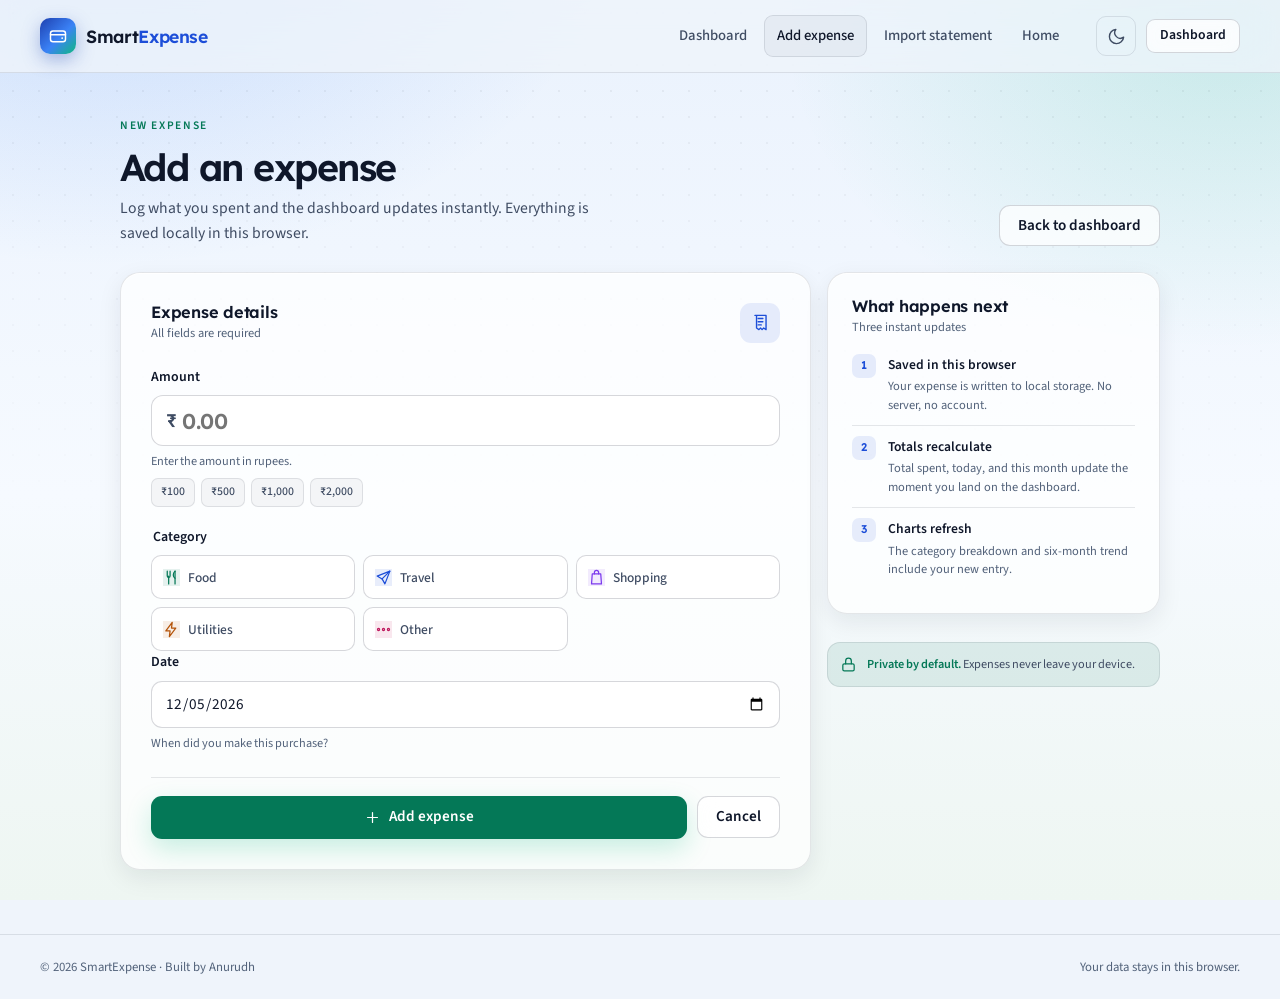
<file: add-expense.html>
<!DOCTYPE html>
<html lang="en">
<head>
  <meta charset="UTF-8" />
  <meta name="viewport" content="width=device-width, initial-scale=1.0" />
  <title>Add expense — SmartExpense</title>
  <meta name="description" content="Log an expense in seconds. Amount, category, and date are saved locally in your browser." />
  <meta name="theme-color" content="#0F172A" />
  <link
    rel="icon"
    href="data:image/svg+xml,%3Csvg xmlns='http://www.w3.org/2000/svg' viewBox='0 0 32 32'%3E%3Crect width='32' height='32' rx='8' fill='%231E40AF'/%3E%3Crect x='6' y='10' width='20' height='14' rx='3' fill='none' stroke='%23fff' stroke-width='2'/%3E%3Cpath d='M6 15h20' stroke='%23fff' stroke-width='2'/%3E%3Ccircle cx='22' cy='19' r='1.6' fill='%2334D399'/%3E%3C/svg%3E"
  />
  <link rel="preconnect" href="https://fonts.googleapis.com" />
  <link rel="preconnect" href="https://fonts.gstatic.com" crossorigin />
  <link
    href="https://fonts.googleapis.com/css2?family=Lexend:wght@400;500;600;700&family=Source+Sans+3:wght@400;500;600;700&display=swap"
    rel="stylesheet"
  />
  <script src="js/theme.js"></script>
  <link rel="stylesheet" href="css/style.css" />
</head>
<body>
  <svg class="svg-sprite" aria-hidden="true" focusable="false" xmlns="http://www.w3.org/2000/svg">
    <symbol id="i-logo" viewBox="0 0 24 24">
      <rect x="3" y="6" width="18" height="13" rx="3" />
      <path d="M3 10.5h18" />
      <circle cx="17" cy="14.5" r="1.1" fill="currentColor" stroke="none" />
    </symbol>
    <symbol id="i-plus" viewBox="0 0 24 24"><path d="M12 5v14M5 12h14" /></symbol>
    <symbol id="i-sun" viewBox="0 0 24 24">
      <circle cx="12" cy="12" r="4" />
      <path d="M12 2v2M12 20v2M4.9 4.9l1.4 1.4M17.7 17.7l1.4 1.4M2 12h2M20 12h2M4.9 19.1l1.4-1.4M17.7 6.3l1.4-1.4" />
    </symbol>
    <symbol id="i-moon" viewBox="0 0 24 24">
      <path d="M21 12.8A9 9 0 1 1 11.2 3 7 7 0 0 0 21 12.8z" />
    </symbol>
    <symbol id="i-menu" viewBox="0 0 24 24"><path d="M4 7h16M4 12h16M4 17h16" /></symbol>
    <symbol id="i-close" viewBox="0 0 24 24"><path d="M6 6l12 12M18 6L6 18" /></symbol>
    <symbol id="i-receipt" viewBox="0 0 24 24">
      <path d="M5 3h14v18l-3-2-2 2-2-2-2 2-3-2V3z" />
      <path d="M9 7h6M9 11h6M9 15h4" />
    </symbol>
    <symbol id="i-food" viewBox="0 0 24 24">
      <path d="M6 3v7a2 2 0 0 0 4 0V3" />
      <path d="M8 10v11" />
      <path d="M17 3c-1.7 1.4-2.5 3.2-2.5 5.5S15.3 12 17 13v8" />
      <path d="M17 3v10" />
    </symbol>
    <symbol id="i-travel" viewBox="0 0 24 24">
      <path d="M21 3L10 14" />
      <path d="M21 3l-7 18-4-7-7-4 18-7z" />
    </symbol>
    <symbol id="i-shopping" viewBox="0 0 24 24">
      <path d="M6 7h12l1 14H5L6 7z" />
      <path d="M9 7V5a3 3 0 0 1 6 0v2" />
    </symbol>
    <symbol id="i-utilities" viewBox="0 0 24 24"><path d="M13 2L4 14h6l-1 8 9-12h-6l1-8z" /></symbol>
    <symbol id="i-other" viewBox="0 0 24 24">
      <circle cx="5" cy="12" r="1.5" />
      <circle cx="12" cy="12" r="1.5" />
      <circle cx="19" cy="12" r="1.5" />
    </symbol>
    <symbol id="i-lock" viewBox="0 0 24 24">
      <rect x="4" y="11" width="16" height="10" rx="2" />
      <path d="M8 11V7a4 4 0 0 1 8 0v4" />
    </symbol>
    <symbol id="i-check" viewBox="0 0 24 24"><path d="M20 6L9 17l-5-5" /></symbol>
  </svg>

  <a class="skip-link" href="#main">Skip to main content</a>
  <div class="page-bg" aria-hidden="true"></div>

  <header class="app-header">
    <div class="container header-inner">
      <a class="brand" href="landing.html" aria-label="SmartExpense home">
        <span class="brand-mark"><svg class="icon" aria-hidden="true"><use href="#i-logo"></use></svg></span>
        <span class="brand-name">Smart<span>Expense</span></span>
      </a>

      <nav class="app-nav" id="appNav" aria-label="Primary">
        <a href="index.html">Dashboard</a>
        <a href="add-expense.html" aria-current="page">Add expense</a>
        <a href="upload.html">Import statement</a>
        <a href="landing.html">Home</a>
      </nav>

      <div class="header-actions">
        <button class="icon-btn theme-toggle" id="themeToggle" type="button" aria-label="Switch to light theme">
          <svg class="icon icon-sun" aria-hidden="true"><use href="#i-sun"></use></svg>
          <svg class="icon icon-moon" aria-hidden="true"><use href="#i-moon"></use></svg>
        </button>
        <a class="btn btn-ghost btn-sm header-cta" href="index.html">Dashboard</a>
        <button
          class="icon-btn nav-toggle"
          id="navToggle"
          type="button"
          aria-expanded="false"
          aria-controls="appNav"
          aria-label="Open menu"
        >
          <svg class="icon icon-menu" aria-hidden="true"><use href="#i-menu"></use></svg>
          <svg class="icon icon-close" aria-hidden="true"><use href="#i-close"></use></svg>
        </button>
      </div>
    </div>
  </header>

  <main id="main" class="container app-main app-main--narrow">
    <div class="page-head">
      <div>
        <p class="eyebrow">New expense</p>
        <h1>Add an expense</h1>
        <p class="page-lead">
          Log what you spent and the dashboard updates instantly. Everything is saved locally in this
          browser.
        </p>
      </div>
      <div class="page-actions">
        <a class="btn btn-ghost" href="index.html">Back to dashboard</a>
      </div>
    </div>

    <div class="form-layout">
      <section class="panel form-panel" aria-labelledby="expenseTitle">
        <div class="panel-head">
          <div>
            <h2 id="expenseTitle">Expense details</h2>
            <p class="panel-sub">All fields are required</p>
          </div>
          <span class="icon-tile" aria-hidden="true">
            <svg class="icon"><use href="#i-receipt"></use></svg>
          </span>
        </div>

        <form id="expenseForm" novalidate>
          <div class="field-group">
            <label class="field-label" for="amount">Amount</label>
            <div class="amount-field">
              <span class="amount-prefix" aria-hidden="true">₹</span>
              <input
                id="amount"
                name="amount"
                type="number"
                inputmode="decimal"
                min="0.01"
                step="0.01"
                placeholder="0.00"
                autocomplete="off"
                aria-describedby="amountHint amountError"
                required
              />
            </div>
            <p class="field-hint" id="amountHint">Enter the amount in rupees.</p>
            <p class="field-error" id="amountError" role="alert" hidden></p>
            <div class="amount-presets" aria-label="Quick amounts">
              <button type="button" class="preset-btn" data-amount="100">₹100</button>
              <button type="button" class="preset-btn" data-amount="500">₹500</button>
              <button type="button" class="preset-btn" data-amount="1000">₹1,000</button>
              <button type="button" class="preset-btn" data-amount="2000">₹2,000</button>
            </div>
          </div>

          <fieldset class="field-group fieldset-reset">
            <legend class="field-label">Category</legend>
            <div class="category-options">
              <label class="category-option cat-food">
                <input type="radio" name="category" value="Food" aria-describedby="categoryError" required />
                <span class="category-option-body">
                  <svg class="icon cat-icon" aria-hidden="true"><use href="#i-food"></use></svg>
                  <span>Food</span>
                </span>
              </label>
              <label class="category-option cat-travel">
                <input type="radio" name="category" value="Travel" aria-describedby="categoryError" required />
                <span class="category-option-body">
                  <svg class="icon cat-icon" aria-hidden="true"><use href="#i-travel"></use></svg>
                  <span>Travel</span>
                </span>
              </label>
              <label class="category-option cat-shopping">
                <input type="radio" name="category" value="Shopping" aria-describedby="categoryError" required />
                <span class="category-option-body">
                  <svg class="icon cat-icon" aria-hidden="true"><use href="#i-shopping"></use></svg>
                  <span>Shopping</span>
                </span>
              </label>
              <label class="category-option cat-utilities">
                <input type="radio" name="category" value="Utilities" aria-describedby="categoryError" required />
                <span class="category-option-body">
                  <svg class="icon cat-icon" aria-hidden="true"><use href="#i-utilities"></use></svg>
                  <span>Utilities</span>
                </span>
              </label>
              <label class="category-option cat-other">
                <input type="radio" name="category" value="Other" aria-describedby="categoryError" required />
                <span class="category-option-body">
                  <svg class="icon cat-icon" aria-hidden="true"><use href="#i-other"></use></svg>
                  <span>Other</span>
                </span>
              </label>
            </div>
            <p class="field-error" id="categoryError" role="alert" hidden></p>
          </fieldset>

          <div class="field-group">
            <label class="field-label" for="date">Date</label>
            <input
              class="input"
              type="date"
              id="date"
              name="date"
              aria-describedby="dateHint dateError"
              required
            />
            <p class="field-hint" id="dateHint">When did you make this purchase?</p>
            <p class="field-error" id="dateError" role="alert" hidden></p>
          </div>

          <div class="form-actions">
            <button class="btn btn-primary" type="submit">
              <svg class="icon" aria-hidden="true"><use href="#i-plus"></use></svg>
              Add expense
            </button>
            <a class="btn btn-ghost" href="index.html">Cancel</a>
          </div>
        </form>
      </section>

      <aside class="form-aside">
        <section class="panel" aria-labelledby="nextTitle">
          <div class="panel-head">
            <div>
              <h2 id="nextTitle">What happens next</h2>
              <p class="panel-sub">Three instant updates</p>
            </div>
          </div>
          <ol class="step-list">
            <li>
              <span class="step-num" aria-hidden="true">1</span>
              <div>
                <strong>Saved in this browser</strong>
                <p>Your expense is written to local storage. No server, no account.</p>
              </div>
            </li>
            <li>
              <span class="step-num" aria-hidden="true">2</span>
              <div>
                <strong>Totals recalculate</strong>
                <p>Total spent, today, and this month update the moment you land on the dashboard.</p>
              </div>
            </li>
            <li>
              <span class="step-num" aria-hidden="true">3</span>
              <div>
                <strong>Charts refresh</strong>
                <p>The category breakdown and six-month trend include your new entry.</p>
              </div>
            </li>
          </ol>
        </section>

        <div class="privacy-note">
          <svg class="icon" aria-hidden="true"><use href="#i-lock"></use></svg>
          <p><strong>Private by default.</strong> Expenses never leave your device.</p>
        </div>
      </aside>
    </div>
  </main>

  <footer class="app-footer">
    <div class="container footer-inner">
      <p>© <span data-year>2026</span> SmartExpense · Built by Anurudh</p>
      <p>Your data stays in this browser.</p>
    </div>
  </footer>

  <script src="js/app.js"></script>
  <script src="js/add-expense.js"></script>
</body>
</html>
</file>
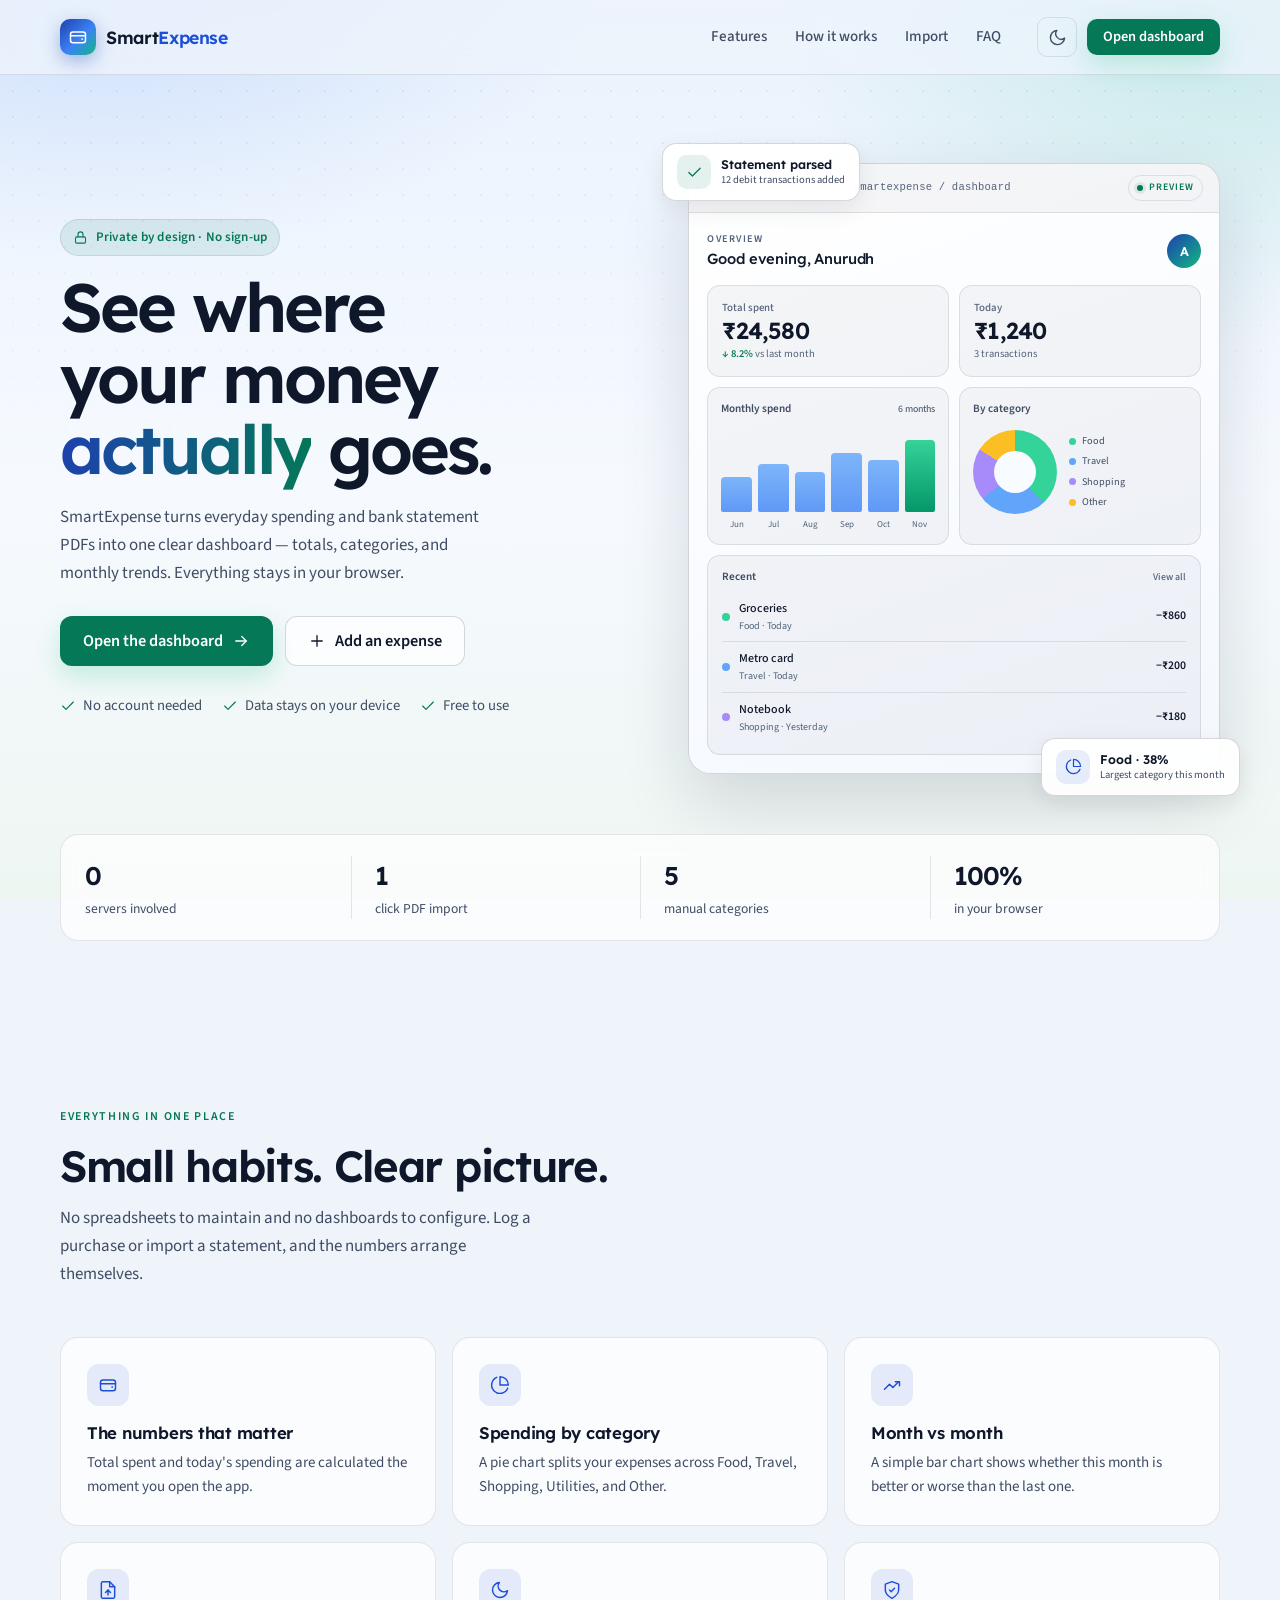
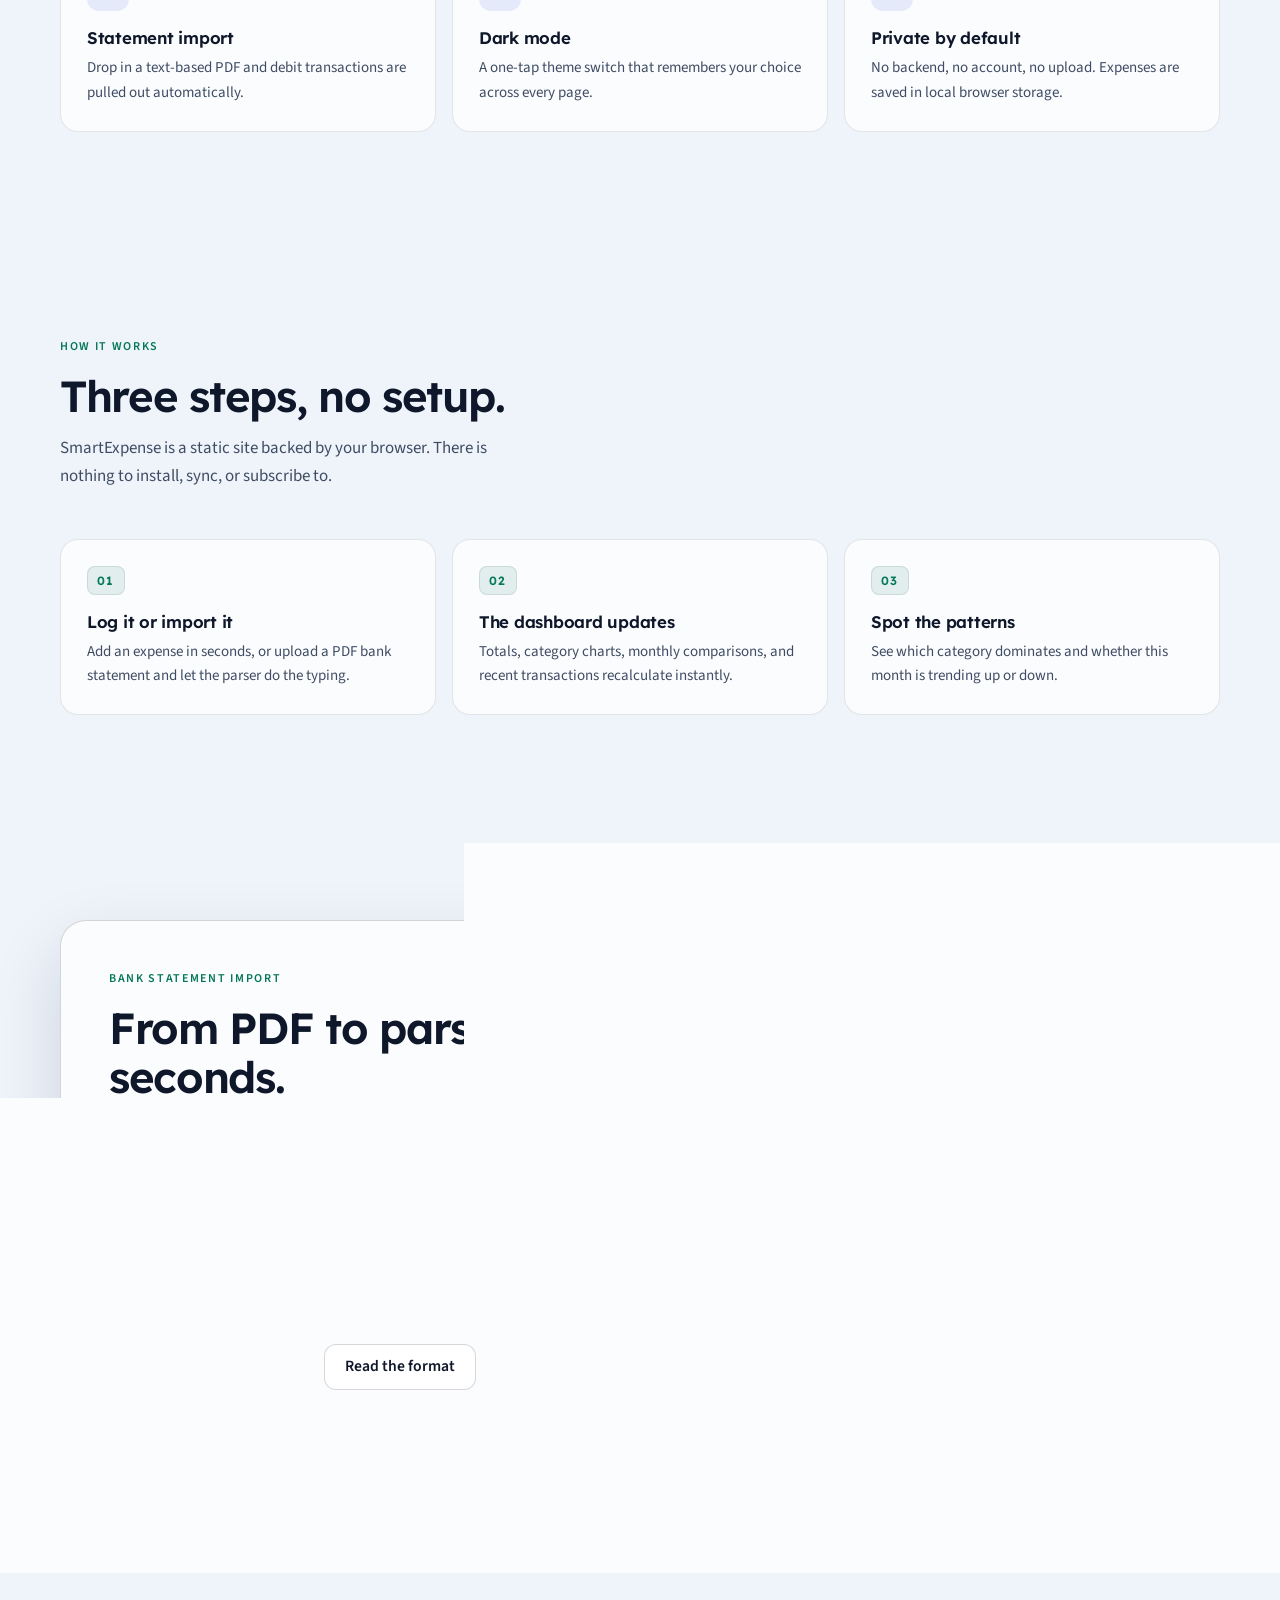
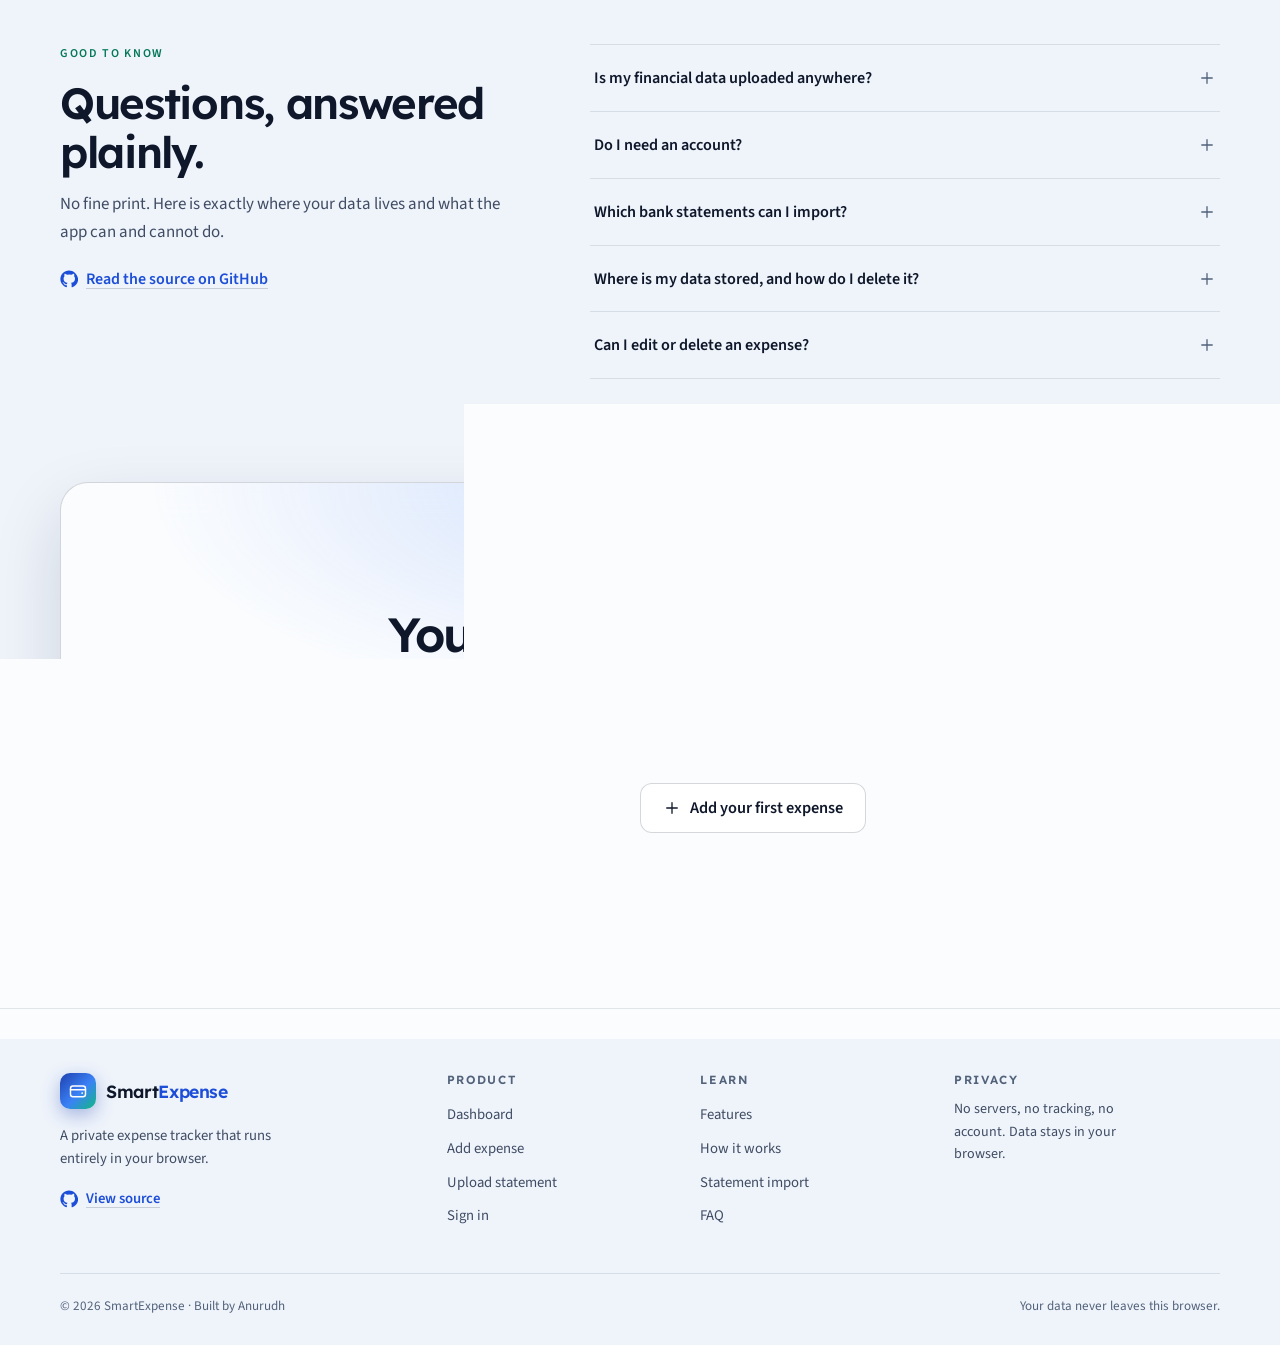
<file: landing.html>
<!DOCTYPE html>
<html lang="en" data-theme="dark">
<head>
  <meta charset="UTF-8" />
  <meta name="viewport" content="width=device-width, initial-scale=1.0" />
  <title>SmartExpense — Know where your money goes</title>
  <meta
    name="description"
    content="SmartExpense turns everyday spending and bank statement PDFs into one clear, private dashboard. Track totals, categories, and monthly trends — right in your browser."
  />
  <meta name="theme-color" content="#0F172A" />
  <meta property="og:title" content="SmartExpense — Know where your money goes" />
  <meta
    property="og:description"
    content="A private, browser-based expense tracker. Log spending, import statement PDFs, and see the whole picture."
  />
  <meta property="og:type" content="website" />

  <link
    rel="icon"
    href="data:image/svg+xml,%3Csvg xmlns='http://www.w3.org/2000/svg' viewBox='0 0 32 32'%3E%3Crect width='32' height='32' rx='8' fill='%231E40AF'/%3E%3Crect x='6' y='10' width='20' height='14' rx='3' fill='none' stroke='%23fff' stroke-width='2'/%3E%3Cpath d='M6 15h20' stroke='%23fff' stroke-width='2'/%3E%3Ccircle cx='22' cy='19' r='1.6' fill='%2334D399'/%3E%3C/svg%3E"
  />

  <link rel="preconnect" href="https://fonts.googleapis.com" />
  <link rel="preconnect" href="https://fonts.gstatic.com" crossorigin />
  <link
    href="https://fonts.googleapis.com/css2?family=Lexend:wght@400;500;600;700&family=Source+Sans+3:wght@400;500;600;700&display=swap"
    rel="stylesheet"
  />
  <script>
    (function () {
      try {
        var stored = localStorage.getItem("theme");
        var theme =
          stored === "light" || stored === "dark"
            ? stored
            : window.matchMedia("(prefers-color-scheme: light)").matches
              ? "light"
              : "dark";
        document.documentElement.setAttribute("data-theme", theme);
      } catch (error) {
        /* Keep the default dark theme. */
      }
    })();
  </script>
  <link rel="stylesheet" href="css/landing.css" />
</head>
<body>
  <svg class="svg-sprite" aria-hidden="true" focusable="false" xmlns="http://www.w3.org/2000/svg">
    <symbol id="i-logo" viewBox="0 0 24 24">
      <rect x="3" y="6" width="18" height="13" rx="3" />
      <path d="M3 10.5h18" />
      <circle cx="17" cy="14.5" r="1.1" fill="currentColor" stroke="none" />
    </symbol>
    <symbol id="i-arrow-right" viewBox="0 0 24 24">
      <path d="M5 12h14" />
      <path d="M13 6l6 6-6 6" />
    </symbol>
    <symbol id="i-arrow-down" viewBox="0 0 24 24">
      <path d="M12 5v14" />
      <path d="M6 13l6 6 6-6" />
    </symbol>
    <symbol id="i-plus" viewBox="0 0 24 24">
      <path d="M12 5v14M5 12h14" />
    </symbol>
    <symbol id="i-check" viewBox="0 0 24 24">
      <path d="M20 6L9 17l-5-5" />
    </symbol>
    <symbol id="i-shield" viewBox="0 0 24 24">
      <path d="M12 22s8-4 8-10V5l-8-3-8 3v7c0 6 8 10 8 10z" />
      <path d="M9 12l2 2 4-4" />
    </symbol>
    <symbol id="i-lock" viewBox="0 0 24 24">
      <rect x="4" y="11" width="16" height="10" rx="2" />
      <path d="M8 11V7a4 4 0 0 1 8 0v4" />
    </symbol>
    <symbol id="i-eye-off" viewBox="0 0 24 24">
      <path d="M3 3l18 18" />
      <path d="M10.6 10.6a2 2 0 0 0 2.8 2.8" />
      <path d="M9.9 5.2A9.8 9.8 0 0 1 12 5c5 0 9 4.5 10 7-.4 1-1.4 2.5-2.9 3.8" />
      <path d="M6.6 6.6C4.6 8 3 10 2 12c1 2.5 5 7 10 7 1.5 0 2.9-.4 4.2-1.1" />
    </symbol>
    <symbol id="i-code" viewBox="0 0 24 24">
      <path d="M8 8l-4 4 4 4" />
      <path d="M16 8l4 4-4 4" />
      <path d="M13 5l-2 14" />
    </symbol>
    <symbol id="i-wallet" viewBox="0 0 24 24">
      <rect x="3" y="6" width="18" height="13" rx="3" />
      <path d="M3 10.5h18" />
      <circle cx="17" cy="14.5" r="1.1" fill="currentColor" stroke="none" />
    </symbol>
    <symbol id="i-pie" viewBox="0 0 24 24">
      <path d="M21.2 15.9A10 10 0 1 1 8.1 2.8" />
      <path d="M22 12A10 10 0 0 0 12 2v10z" />
    </symbol>
    <symbol id="i-trend" viewBox="0 0 24 24">
      <path d="M3 17l6-6 4 4 7-7" />
      <path d="M16 8h5v5" />
    </symbol>
    <symbol id="i-file-up" viewBox="0 0 24 24">
      <path d="M14 2H6a2 2 0 0 0-2 2v16a2 2 0 0 0 2 2h12a2 2 0 0 0 2-2V8z" />
      <path d="M14 2v6h6" />
      <path d="M12 18v-6" />
      <path d="M9 15l3-3 3 3" />
    </symbol>
    <symbol id="i-moon" viewBox="0 0 24 24">
      <path d="M21 12.8A9 9 0 1 1 11.2 3 7 7 0 0 0 21 12.8z" />
    </symbol>
    <symbol id="i-sun" viewBox="0 0 24 24">
      <circle cx="12" cy="12" r="4" />
      <path d="M12 2v2M12 20v2M4.9 4.9l1.4 1.4M17.7 17.7l1.4 1.4M2 12h2M20 12h2M4.9 19.1l1.4-1.4M17.7 6.3l1.4-1.4" />
    </symbol>
    <symbol id="i-menu" viewBox="0 0 24 24">
      <path d="M4 7h16M4 12h16M4 17h16" />
    </symbol>
    <symbol id="i-close" viewBox="0 0 24 24">
      <path d="M6 6l12 12M18 6L6 18" />
    </symbol>
    <symbol id="i-github" viewBox="0 0 24 24">
      <path
        fill="currentColor"
        stroke="none"
        d="M12 .5C5.7.5.5 5.7.5 12c0 5.1 3.3 9.4 7.9 10.9.6.1.8-.2.8-.6v-2.1c-3.2.7-3.9-1.4-3.9-1.4-.5-1.3-1.3-1.7-1.3-1.7-1.1-.7.1-.7.1-.7 1.2.1 1.8 1.2 1.8 1.2 1 1.8 2.7 1.3 3.4 1 .1-.8.4-1.3.8-1.6-2.6-.3-5.3-1.3-5.3-5.7 0-1.3.5-2.3 1.2-3.1-.1-.3-.5-1.5.1-3.1 0 0 1-.3 3.3 1.2a11.5 11.5 0 0 1 6 0c2.3-1.5 3.3-1.2 3.3-1.2.6 1.6.2 2.8.1 3.1.8.8 1.2 1.8 1.2 3.1 0 4.4-2.7 5.4-5.3 5.7.4.4.8 1.1.8 2.2v3.3c0 .3.2.7.8.6 4.6-1.5 7.9-5.8 7.9-10.9C23.5 5.7 18.3.5 12 .5z"
      />
    </symbol>
  </svg>

  <a class="skip-link" href="#main">Skip to main content</a>
  <div class="page-bg" aria-hidden="true"></div>

  <header class="site-header">
    <div class="container header-inner">
      <a class="brand" href="landing.html" aria-label="SmartExpense home">
        <span class="brand-mark"><svg class="icon" aria-hidden="true"><use href="#i-logo"></use></svg></span>
        <span class="brand-name">Smart<span>Expense</span></span>
      </a>

      <nav class="primary-nav" id="primary-nav" aria-label="Primary">
        <a href="#features">Features</a>
        <a href="#how-it-works">How it works</a>
        <a href="#import">Import</a>
        <a href="#faq">FAQ</a>
        <a class="nav-cta" href="index.html">Open dashboard</a>
      </nav>

      <div class="header-actions">
        <button class="icon-btn theme-toggle" id="themeToggle" type="button" aria-label="Switch to light theme">
          <svg class="icon icon-sun" aria-hidden="true"><use href="#i-sun"></use></svg>
          <svg class="icon icon-moon" aria-hidden="true"><use href="#i-moon"></use></svg>
        </button>
        <a class="btn btn-primary btn-sm header-cta" href="index.html">Open dashboard</a>
        <button
          class="icon-btn nav-toggle"
          id="navToggle"
          type="button"
          aria-expanded="false"
          aria-controls="primary-nav"
          aria-label="Open menu"
        >
          <svg class="icon icon-menu" aria-hidden="true"><use href="#i-menu"></use></svg>
          <svg class="icon icon-close" aria-hidden="true"><use href="#i-close"></use></svg>
        </button>
      </div>
    </div>
  </header>

  <main id="main">
    <section class="hero" aria-labelledby="hero-title">
      <div class="container hero-grid">
        <div class="hero-copy">
          <p class="eyebrow">
            <svg class="icon" aria-hidden="true"><use href="#i-lock"></use></svg>
            Private by design · No sign-up
          </p>
          <h1 id="hero-title">See where your money <span class="grad-text">actually</span> goes.</h1>
          <p class="hero-lead">
            SmartExpense turns everyday spending and bank statement PDFs into one clear dashboard —
            totals, categories, and monthly trends. Everything stays in your browser.
          </p>

          <div class="hero-actions">
            <a class="btn btn-primary btn-lg" href="index.html">
              Open the dashboard
              <svg class="icon" aria-hidden="true"><use href="#i-arrow-right"></use></svg>
            </a>
            <a class="btn btn-ghost btn-lg" href="add-expense.html">
              <svg class="icon" aria-hidden="true"><use href="#i-plus"></use></svg>
              Add an expense
            </a>
          </div>

          <ul class="hero-points" role="list">
            <li><svg class="icon" aria-hidden="true"><use href="#i-check"></use></svg> No account needed</li>
            <li><svg class="icon" aria-hidden="true"><use href="#i-check"></use></svg> Data stays on your device</li>
            <li><svg class="icon" aria-hidden="true"><use href="#i-check"></use></svg> Free to use</li>
          </ul>
        </div>

        <div class="hero-visual">
          <div class="mockup" aria-hidden="true">
            <div class="mockup-bar">
              <span class="mock-dots"><i></i><i></i><i></i></span>
              <span class="mock-url">smartexpense / dashboard</span>
              <span class="mock-live"><span class="dot"></span> Preview</span>
            </div>

            <div class="mockup-body">
              <div class="mock-head">
                <div>
                  <p class="mock-kicker">Overview</p>
                  <p class="mock-greeting">Good evening, Anurudh</p>
                </div>
                <span class="mock-avatar">A</span>
              </div>

              <div class="mock-stats">
                <div class="mock-stat">
                  <span>Total spent</span>
                  <strong>₹24,580</strong>
                  <small><span class="trend-good">↓ 8.2%</span> vs last month</small>
                </div>
                <div class="mock-stat">
                  <span>Today</span>
                  <strong>₹1,240</strong>
                  <small>3 transactions</small>
                </div>
              </div>

              <div class="mock-panels">
                <div class="mock-panel">
                  <div class="mock-panel-head"><span>Monthly spend</span><em>6 months</em></div>
                  <div class="mini-bars">
                    <span style="--h: 42%"></span>
                    <span style="--h: 58%"></span>
                    <span style="--h: 49%"></span>
                    <span style="--h: 72%"></span>
                    <span style="--h: 63%"></span>
                    <span class="is-current" style="--h: 88%"></span>
                  </div>
                  <div class="mini-labels"><span>Jun</span><span>Jul</span><span>Aug</span><span>Sep</span><span>Oct</span><span>Nov</span></div>
                </div>

                <div class="mock-panel">
                  <div class="mock-panel-head"><span>By category</span></div>
                  <div class="donut-wrap">
                    <div class="donut"></div>
                    <ul class="donut-legend">
                      <li><i class="dot food"></i>Food</li>
                      <li><i class="dot travel"></i>Travel</li>
                      <li><i class="dot shopping"></i>Shopping</li>
                      <li><i class="dot other"></i>Other</li>
                    </ul>
                  </div>
                </div>
              </div>

              <div class="mock-recent">
                <div class="mock-panel-head"><span>Recent</span><em>View all</em></div>
                <ul>
                  <li>
                    <span class="tx-dot food"></span>
                    <span class="tx-name">Groceries<small>Food · Today</small></span>
                    <span class="tx-amount">−₹860</span>
                  </li>
                  <li>
                    <span class="tx-dot travel"></span>
                    <span class="tx-name">Metro card<small>Travel · Today</small></span>
                    <span class="tx-amount">−₹200</span>
                  </li>
                  <li>
                    <span class="tx-dot shopping"></span>
                    <span class="tx-name">Notebook<small>Shopping · Yesterday</small></span>
                    <span class="tx-amount">−₹180</span>
                  </li>
                </ul>
              </div>
            </div>
          </div>

          <div class="float-card float-card--import" aria-hidden="true">
            <span class="float-icon"><svg class="icon" aria-hidden="true"><use href="#i-check"></use></svg></span>
            <span>
              <strong>Statement parsed</strong>
              <small>12 debit transactions added</small>
            </span>
          </div>

          <div class="float-card float-card--insight" aria-hidden="true">
            <span class="float-icon float-icon--blue"><svg class="icon" aria-hidden="true"><use href="#i-pie"></use></svg></span>
            <span>
              <strong>Food · 38%</strong>
              <small>Largest category this month</small>
            </span>
          </div>
        </div>
      </div>

      <div class="container">
        <ul class="stats-strip" role="list" aria-label="SmartExpense at a glance">
          <li><strong>0</strong><span>servers involved</span></li>
          <li><strong>1</strong><span>click PDF import</span></li>
          <li><strong>5</strong><span>manual categories</span></li>
          <li><strong>100%</strong><span>in your browser</span></li>
        </ul>
      </div>
    </section>

    <section class="section" id="features" aria-labelledby="features-title">
      <div class="container">
        <div class="section-head">
          <p class="eyebrow">Everything in one place</p>
          <h2 id="features-title">Small habits. Clear picture.</h2>
          <p class="section-lead">
            No spreadsheets to maintain and no dashboards to configure. Log a purchase or import a
            statement, and the numbers arrange themselves.
          </p>
        </div>

        <div class="feature-grid">
          <article class="feature-card">
            <span class="icon-tile"><svg class="icon" aria-hidden="true"><use href="#i-wallet"></use></svg></span>
            <h3>The numbers that matter</h3>
            <p>Total spent and today's spending are calculated the moment you open the app.</p>
          </article>

          <article class="feature-card">
            <span class="icon-tile"><svg class="icon" aria-hidden="true"><use href="#i-pie"></use></svg></span>
            <h3>Spending by category</h3>
            <p>A pie chart splits your expenses across Food, Travel, Shopping, Utilities, and Other.</p>
          </article>

          <article class="feature-card">
            <span class="icon-tile"><svg class="icon" aria-hidden="true"><use href="#i-trend"></use></svg></span>
            <h3>Month vs month</h3>
            <p>A simple bar chart shows whether this month is better or worse than the last one.</p>
          </article>

          <article class="feature-card">
            <span class="icon-tile"><svg class="icon" aria-hidden="true"><use href="#i-file-up"></use></svg></span>
            <h3>Statement import</h3>
            <p>Drop in a text-based PDF and debit transactions are pulled out automatically.</p>
          </article>

          <article class="feature-card">
            <span class="icon-tile"><svg class="icon" aria-hidden="true"><use href="#i-moon"></use></svg></span>
            <h3>Dark mode</h3>
            <p>A one-tap theme switch that remembers your choice across every page.</p>
          </article>

          <article class="feature-card">
            <span class="icon-tile"><svg class="icon" aria-hidden="true"><use href="#i-shield"></use></svg></span>
            <h3>Private by default</h3>
            <p>No backend, no account, no upload. Expenses are saved in local browser storage.</p>
          </article>
        </div>
      </div>
    </section>

    <section class="section" id="how-it-works" aria-labelledby="how-title">
      <div class="container">
        <div class="section-head">
          <p class="eyebrow">How it works</p>
          <h2 id="how-title">Three steps, no setup.</h2>
          <p class="section-lead">
            SmartExpense is a static site backed by your browser. There is nothing to install, sync,
            or subscribe to.
          </p>
        </div>

        <div class="steps">
          <article class="step-card">
            <span class="step-number">01</span>
            <h3>Log it or import it</h3>
            <p>Add an expense in seconds, or upload a PDF bank statement and let the parser do the typing.</p>
          </article>
          <article class="step-card">
            <span class="step-number">02</span>
            <h3>The dashboard updates</h3>
            <p>Totals, category charts, monthly comparisons, and recent transactions recalculate instantly.</p>
          </article>
          <article class="step-card">
            <span class="step-number">03</span>
            <h3>Spot the patterns</h3>
            <p>See which category dominates and whether this month is trending up or down.</p>
          </article>
        </div>
      </div>
    </section>

    <section class="section" id="import" aria-labelledby="import-title">
      <div class="container">
        <div class="import-panel">
          <div class="import-copy">
            <p class="eyebrow">Bank statement import</p>
            <h2 id="import-title">From PDF to parsed in seconds.</h2>
            <p class="section-lead">
              Choose a statement PDF and SmartExpense reads the text, captures debit lines, and files
              them under the Bank category. The file never leaves your device.
            </p>

            <ul class="check-list" role="list">
              <li><svg class="icon" aria-hidden="true"><use href="#i-check"></use></svg> Select a PDF with selectable text</li>
              <li><svg class="icon" aria-hidden="true"><use href="#i-check"></use></svg> Debit lines ending in <code>(Dr)</code> are captured</li>
              <li><svg class="icon" aria-hidden="true"><use href="#i-check"></use></svg> Parsing happens entirely in your browser</li>
            </ul>

            <div class="import-actions">
              <a class="btn btn-primary" href="upload.html">
                Upload a statement
                <svg class="icon" aria-hidden="true"><use href="#i-arrow-right"></use></svg>
              </a>
              <a class="btn btn-ghost" href="#faq">Read the format</a>
            </div>
          </div>

          <div class="import-visual" aria-hidden="true">
            <div class="file-card">
              <span class="file-badge"><svg class="icon"><use href="#i-file-up"></use></svg></span>
              <span class="file-meta">
                <strong>statement.pdf</strong>
                <small>4 pages · 128 KB</small>
              </span>
              <span class="status-pill">Parsed</span>
            </div>

            <span class="import-connector"><svg class="icon"><use href="#i-arrow-down"></use></svg></span>

            <div class="parsed-card">
              <div class="parsed-head">
                <span>Extracted transactions</span>
                <em>12 found</em>
              </div>
              <ul>
                <li><span class="parsed-date">12-11-2026</span><span class="parsed-name">Groceries</span><span class="parsed-amount">−₹1,250.00</span></li>
                <li><span class="parsed-date">11-11-2026</span><span class="parsed-name">Electricity</span><span class="parsed-amount">−₹640.00</span></li>
                <li><span class="parsed-date">09-11-2026</span><span class="parsed-name">Broadband</span><span class="parsed-amount">−₹799.00</span></li>
              </ul>
            </div>

            <div class="format-chip">
              Expected pattern: <code>DD-MM-YYYY … amount(Dr)</code>
            </div>
          </div>
        </div>
      </div>
    </section>

    <section class="section" id="faq" aria-labelledby="faq-title">
      <div class="container faq-grid">
        <div class="faq-intro">
          <p class="eyebrow">Good to know</p>
          <h2 id="faq-title">Questions, answered plainly.</h2>
          <p class="section-lead">
            No fine print. Here is exactly where your data lives and what the app can and cannot do.
          </p>
          <a class="text-link" href="https://github.com/deepsingh-co/controlMoney" target="_blank" rel="noopener">
            <svg class="icon" aria-hidden="true"><use href="#i-github"></use></svg>
            Read the source on GitHub
          </a>
        </div>

        <div class="faq-list">
          <details class="faq-item">
            <summary>
              <span>Is my financial data uploaded anywhere?</span>
              <svg class="icon faq-icon" aria-hidden="true"><use href="#i-plus"></use></svg>
            </summary>
            <div class="faq-answer">
              <p>
                No. Every expense lives in your browser's <code>localStorage</code>. There is no
                backend, no analytics, and no upload — when you import a PDF, it is read locally.
              </p>
            </div>
          </details>

          <details class="faq-item">
            <summary>
              <span>Do I need an account?</span>
              <svg class="icon faq-icon" aria-hidden="true"><use href="#i-plus"></use></svg>
            </summary>
            <div class="faq-answer">
              <p>
                No. The dashboard works immediately. Signup and login are a local demo and store
                credentials in plain text in your browser, so please do not use a real password.
              </p>
            </div>
          </details>

          <details class="faq-item">
            <summary>
              <span>Which bank statements can I import?</span>
              <svg class="icon faq-icon" aria-hidden="true"><use href="#i-plus"></use></svg>
            </summary>
            <div class="faq-answer">
              <p>
                Text-based PDFs with debit lines shaped like
                <code>DD-MM-YYYY &lt;description&gt; &lt;amount&gt;(Dr)</code>. Scanned or
                image-only PDFs will not work because the app does not run OCR.
              </p>
            </div>
          </details>

          <details class="faq-item">
            <summary>
              <span>Where is my data stored, and how do I delete it?</span>
              <svg class="icon faq-icon" aria-hidden="true"><use href="#i-plus"></use></svg>
            </summary>
            <div class="faq-answer">
              <p>
                In your browser's <code>localStorage</code>. To erase everything, clear site data
                for this page in your browser settings. There is no cloud copy to delete.
              </p>
            </div>
          </details>

          <details class="faq-item">
            <summary>
              <span>Can I edit or delete an expense?</span>
              <svg class="icon faq-icon" aria-hidden="true"><use href="#i-plus"></use></svg>
            </summary>
            <div class="faq-answer">
              <p>Not yet. Expenses can be added individually or imported from a statement, but editing and deleting are on the roadmap.</p>
            </div>
          </details>
        </div>
      </div>
    </section>

    <section class="section section--cta" aria-labelledby="cta-title">
      <div class="container">
        <div class="cta-panel">
          <p class="eyebrow">
            <svg class="icon" aria-hidden="true"><use href="#i-lock"></use></svg>
            No setup. No sign-up. Just your numbers.
          </p>
          <h2 id="cta-title">Your spending already tells a story.</h2>
          <p class="cta-lead">Open the dashboard and read it in seconds.</p>
          <div class="cta-actions">
            <a class="btn btn-primary btn-lg" href="index.html">
              Open the dashboard
              <svg class="icon" aria-hidden="true"><use href="#i-arrow-right"></use></svg>
            </a>
            <a class="btn btn-ghost btn-lg" href="add-expense.html">
              <svg class="icon" aria-hidden="true"><use href="#i-plus"></use></svg>
              Add your first expense
            </a>
          </div>
        </div>
      </div>
    </section>
  </main>

  <footer class="site-footer">
    <div class="container">
      <div class="footer-grid">
        <div class="footer-brand">
          <a class="brand" href="landing.html" aria-label="SmartExpense home">
            <span class="brand-mark"><svg class="icon" aria-hidden="true"><use href="#i-logo"></use></svg></span>
            <span class="brand-name">Smart<span>Expense</span></span>
          </a>
          <p>A private expense tracker that runs entirely in your browser.</p>
          <a class="text-link" href="https://github.com/deepsingh-co/controlMoney" target="_blank" rel="noopener">
            <svg class="icon" aria-hidden="true"><use href="#i-github"></use></svg>
            View source
          </a>
        </div>

        <nav class="footer-col" aria-label="Product">
          <h2>Product</h2>
          <a href="index.html">Dashboard</a>
          <a href="add-expense.html">Add expense</a>
          <a href="upload.html">Upload statement</a>
          <a href="login.html">Sign in</a>
        </nav>

        <nav class="footer-col" aria-label="Learn">
          <h2>Learn</h2>
          <a href="#features">Features</a>
          <a href="#how-it-works">How it works</a>
          <a href="#import">Statement import</a>
          <a href="#faq">FAQ</a>
        </nav>

        <div class="footer-col">
          <h2>Privacy</h2>
          <p class="footer-note">No servers, no tracking, no account. Data stays in your browser.</p>
        </div>
      </div>

      <div class="footer-bottom">
        <p>© <span id="year">2026</span> SmartExpense · Built by Anurudh</p>
        <p>Your data never leaves this browser.</p>
      </div>
    </div>
  </footer>

  <script src="js/landing.js"></script>
</body>
</html>
</file>
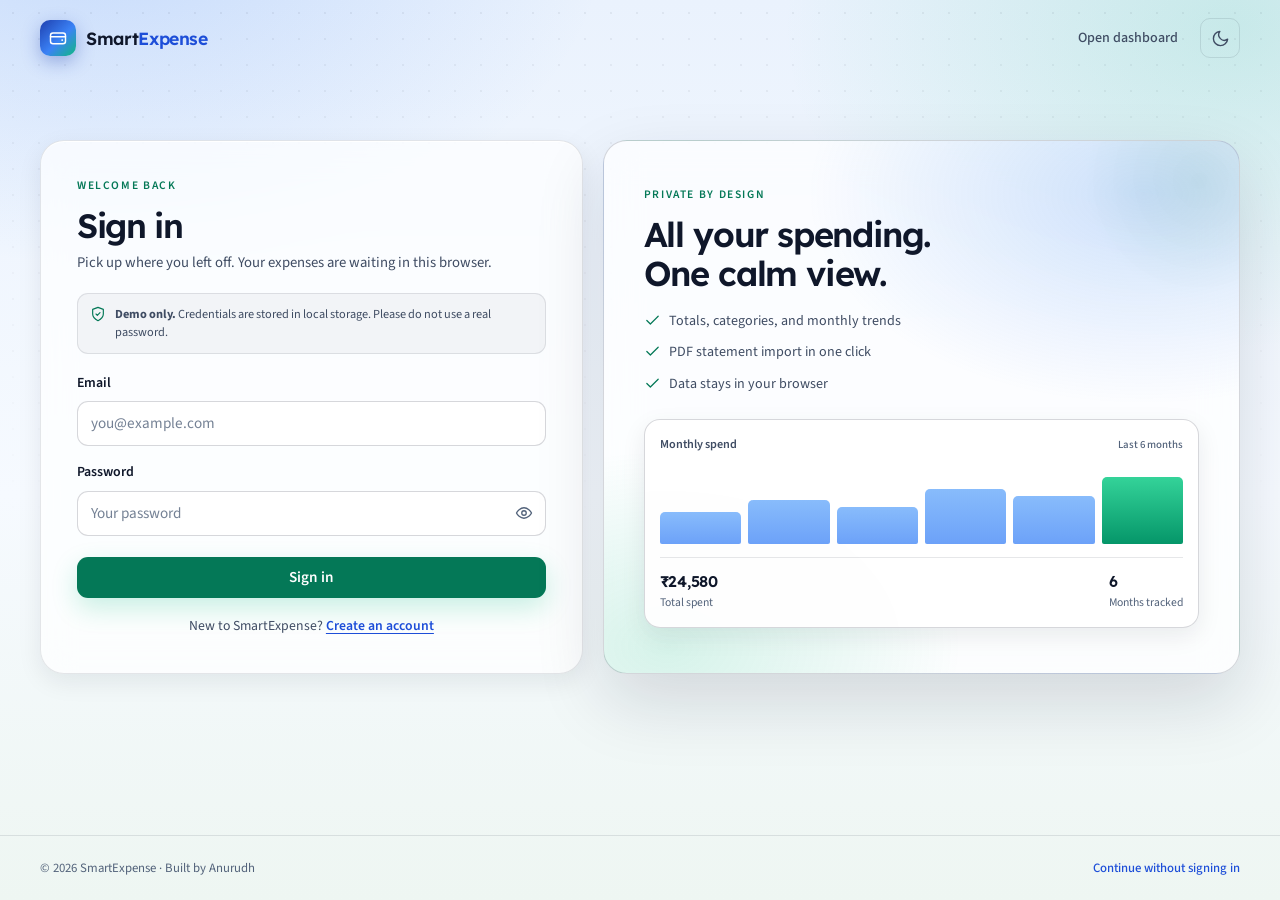
<file: login.html>
<!DOCTYPE html>
<html lang="en">
<head>
  <meta charset="UTF-8" />
  <meta name="viewport" content="width=device-width, initial-scale=1.0" />
  <title>Sign in — SmartExpense</title>
  <meta name="description" content="Sign in to your local SmartExpense demo account." />
  <meta name="theme-color" content="#0F172A" />
  <link
    rel="icon"
    href="data:image/svg+xml,%3Csvg xmlns='http://www.w3.org/2000/svg' viewBox='0 0 32 32'%3E%3Crect width='32' height='32' rx='8' fill='%231E40AF'/%3E%3Crect x='6' y='10' width='20' height='14' rx='3' fill='none' stroke='%23fff' stroke-width='2'/%3E%3Cpath d='M6 15h20' stroke='%23fff' stroke-width='2'/%3E%3Ccircle cx='22' cy='19' r='1.6' fill='%2334D399'/%3E%3C/svg%3E"
  />
  <link rel="preconnect" href="https://fonts.googleapis.com" />
  <link rel="preconnect" href="https://fonts.gstatic.com" crossorigin />
  <link
    href="https://fonts.googleapis.com/css2?family=Lexend:wght@400;500;600;700&family=Source+Sans+3:wght@400;500;600;700&display=swap"
    rel="stylesheet"
  />
  <script src="js/theme.js"></script>
  <link rel="stylesheet" href="css/style.css" />
</head>
<body class="auth-page">
  <svg class="svg-sprite" aria-hidden="true" focusable="false" xmlns="http://www.w3.org/2000/svg">
    <symbol id="i-logo" viewBox="0 0 24 24">
      <rect x="3" y="6" width="18" height="13" rx="3" />
      <path d="M3 10.5h18" />
      <circle cx="17" cy="14.5" r="1.1" fill="currentColor" stroke="none" />
    </symbol>
    <symbol id="i-sun" viewBox="0 0 24 24">
      <circle cx="12" cy="12" r="4" />
      <path d="M12 2v2M12 20v2M4.9 4.9l1.4 1.4M17.7 17.7l1.4 1.4M2 12h2M20 12h2M4.9 19.1l1.4-1.4M17.7 6.3l1.4-1.4" />
    </symbol>
    <symbol id="i-moon" viewBox="0 0 24 24">
      <path d="M21 12.8A9 9 0 1 1 11.2 3 7 7 0 0 0 21 12.8z" />
    </symbol>
    <symbol id="i-shield" viewBox="0 0 24 24">
      <path d="M12 22s8-4 8-10V5l-8-3-8 3v7c0 6 8 10 8 10z" />
      <path d="M9 12l2 2 4-4" />
    </symbol>
    <symbol id="i-check" viewBox="0 0 24 24"><path d="M20 6L9 17l-5-5" /></symbol>
    <symbol id="i-lock" viewBox="0 0 24 24">
      <rect x="4" y="11" width="16" height="10" rx="2" />
      <path d="M8 11V7a4 4 0 0 1 8 0v4" />
    </symbol>
    <symbol id="i-eye" viewBox="0 0 24 24">
      <path d="M2 12c1-2.5 5-7 10-7s9 4.5 10 7c-1 2.5-5 7-10 7s-9-4.5-10-7z" />
      <circle cx="12" cy="12" r="3" />
    </symbol>
    <symbol id="i-eye-off" viewBox="0 0 24 24">
      <path d="M3 3l18 18" />
      <path d="M10.6 10.6a2 2 0 0 0 2.8 2.8" />
      <path d="M9.9 5.2A9.8 9.8 0 0 1 12 5c5 0 9 4.5 10 7-.4 1-1.4 2.5-2.9 3.8" />
      <path d="M6.6 6.6C4.6 8 3 10 2 12c1 2.5 5 7 10 7 1.5 0 2.9-.4 4.2-1.1" />
    </symbol>
  </svg>

  <a class="skip-link" href="#main">Skip to main content</a>
  <div class="page-bg" aria-hidden="true"></div>

  <header class="container auth-header">
    <a class="brand" href="landing.html" aria-label="SmartExpense home">
      <span class="brand-mark"><svg class="icon" aria-hidden="true"><use href="#i-logo"></use></svg></span>
      <span class="brand-name">Smart<span>Expense</span></span>
    </a>
    <div class="auth-header-actions">
      <a class="header-link" href="index.html">Open dashboard</a>
      <button class="icon-btn theme-toggle" id="themeToggle" type="button" aria-label="Switch to light theme">
        <svg class="icon icon-sun" aria-hidden="true"><use href="#i-sun"></use></svg>
        <svg class="icon icon-moon" aria-hidden="true"><use href="#i-moon"></use></svg>
      </button>
    </div>
  </header>

  <main id="main" class="container auth-main">
    <div class="auth-shell">
      <section class="panel auth-card" aria-labelledby="authTitle">
        <p class="eyebrow">Welcome back</p>
        <h1 id="authTitle">Sign in</h1>
        <p class="auth-lead">
          Pick up where you left off. Your expenses are waiting in this browser.
        </p>

        <div class="demo-note">
          <svg class="icon" aria-hidden="true"><use href="#i-shield"></use></svg>
          <p>
            <strong>Demo only.</strong> Credentials are stored in local storage. Please do not use a
            real password.
          </p>
        </div>

        <div class="auth-success" id="authSuccess" role="status" hidden>
          <svg class="icon" aria-hidden="true"><use href="#i-check"></use></svg>
          <p>Account created. Sign in with your new credentials.</p>
        </div>

        <p class="form-error" id="loginFormError" role="alert" tabindex="-1" hidden></p>

        <form class="auth-form" id="loginForm" novalidate>
          <div class="field-group">
            <label class="field-label" for="loginEmail">Email</label>
            <input
              class="input"
              type="email"
              id="loginEmail"
              name="email"
              autocomplete="email"
              placeholder="you@example.com"
              aria-describedby="loginEmailError"
              required
            />
            <p class="field-error" id="loginEmailError" role="alert" hidden></p>
          </div>

          <div class="field-group">
            <label class="field-label" for="loginPassword">Password</label>
            <div class="password-field">
              <input
                class="input"
                type="password"
                id="loginPassword"
                name="password"
                autocomplete="current-password"
                placeholder="Your password"
                aria-describedby="loginPasswordError"
                required
              />
              <button
                class="password-toggle"
                type="button"
                data-password-toggle="loginPassword"
                aria-label="Show password"
                aria-pressed="false"
              >
                <svg class="icon" aria-hidden="true"><use href="#i-eye"></use></svg>
              </button>
            </div>
            <p class="field-error" id="loginPasswordError" role="alert" hidden></p>
          </div>

          <button class="btn btn-primary btn-block" type="submit">Sign in</button>
        </form>

        <p class="auth-switch">New to SmartExpense? <a href="signup.html">Create an account</a></p>
      </section>

      <aside class="auth-visual" aria-hidden="true">
        <div class="auth-visual-inner">
          <p class="eyebrow">Private by design</p>
          <h2>All your spending. One calm view.</h2>
          <ul class="auth-points">
            <li>
              <svg class="icon"><use href="#i-check"></use></svg>
              Totals, categories, and monthly trends
            </li>
            <li>
              <svg class="icon"><use href="#i-check"></use></svg>
              PDF statement import in one click
            </li>
            <li>
              <svg class="icon"><use href="#i-check"></use></svg>
              Data stays in your browser
            </li>
          </ul>

          <div class="auth-mini-card">
            <div class="auth-mini-head"><span>Monthly spend</span><em>Last 6 months</em></div>
            <div class="auth-mini-bars">
              <span style="--h: 42%"></span>
              <span style="--h: 58%"></span>
              <span style="--h: 49%"></span>
              <span style="--h: 72%"></span>
              <span style="--h: 63%"></span>
              <span style="--h: 88%"></span>
            </div>
            <div class="auth-mini-stats">
              <div><strong>₹24,580</strong>Total spent</div>
              <div><strong>6</strong>Months tracked</div>
            </div>
          </div>
        </div>
      </aside>
    </div>
  </main>

  <footer class="app-footer">
    <div class="container footer-inner">
      <p>© <span data-year>2026</span> SmartExpense · Built by Anurudh</p>
      <p><a href="index.html">Continue without signing in</a></p>
    </div>
  </footer>

  <script src="js/app.js"></script>
  <script src="js/auth.js"></script>
</body>
</html>
</file>
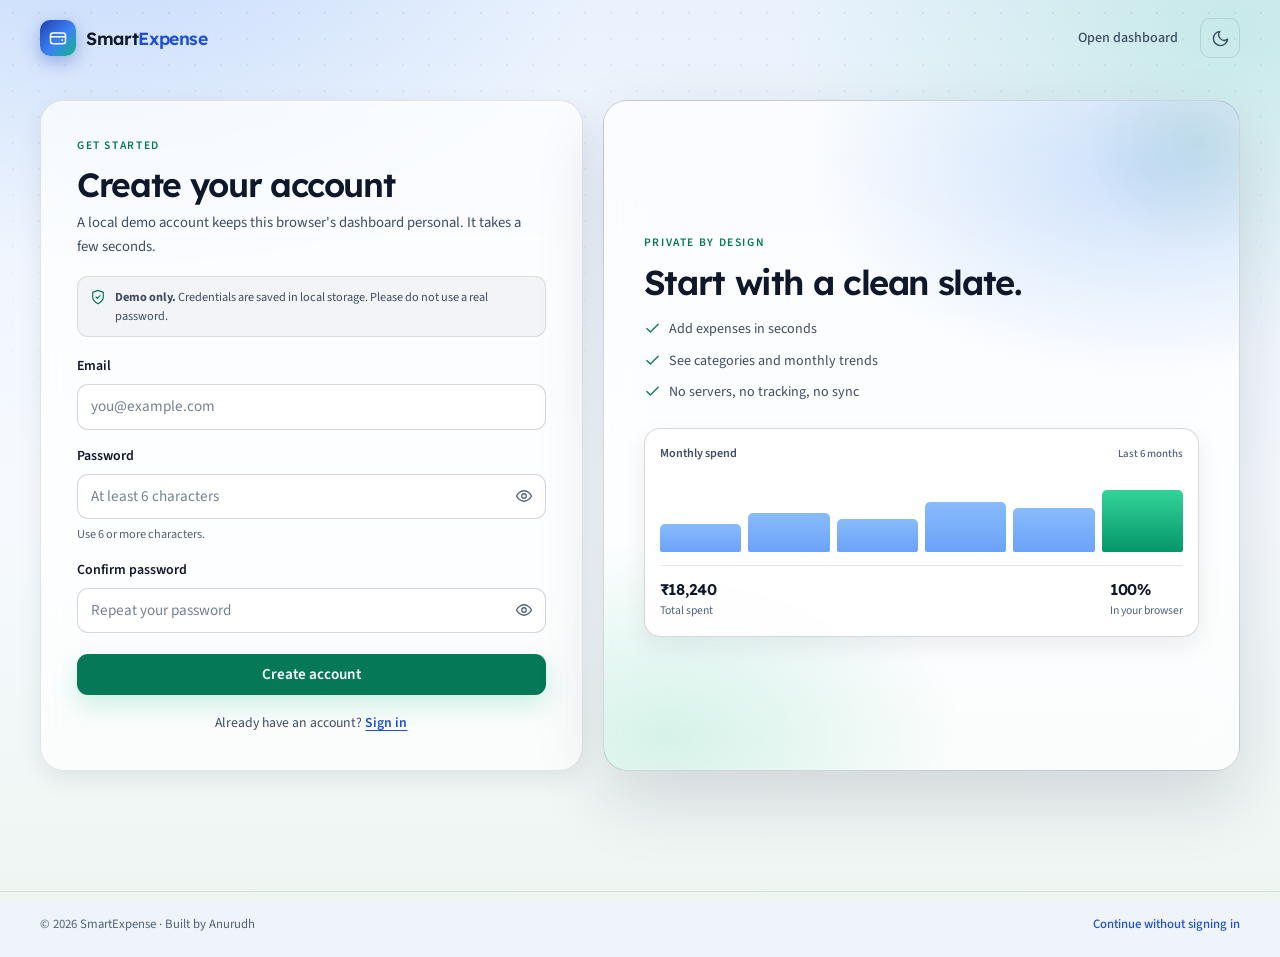
<file: signup.html>
<!DOCTYPE html>
<html lang="en">
<head>
  <meta charset="UTF-8" />
  <meta name="viewport" content="width=device-width, initial-scale=1.0" />
  <title>Create account — SmartExpense</title>
  <meta name="description" content="Create a local demo account for SmartExpense. Your data stays in this browser." />
  <meta name="theme-color" content="#0F172A" />
  <link
    rel="icon"
    href="data:image/svg+xml,%3Csvg xmlns='http://www.w3.org/2000/svg' viewBox='0 0 32 32'%3E%3Crect width='32' height='32' rx='8' fill='%231E40AF'/%3E%3Crect x='6' y='10' width='20' height='14' rx='3' fill='none' stroke='%23fff' stroke-width='2'/%3E%3Cpath d='M6 15h20' stroke='%23fff' stroke-width='2'/%3E%3Ccircle cx='22' cy='19' r='1.6' fill='%2334D399'/%3E%3C/svg%3E"
  />
  <link rel="preconnect" href="https://fonts.googleapis.com" />
  <link rel="preconnect" href="https://fonts.gstatic.com" crossorigin />
  <link
    href="https://fonts.googleapis.com/css2?family=Lexend:wght@400;500;600;700&family=Source+Sans+3:wght@400;500;600;700&display=swap"
    rel="stylesheet"
  />
  <script src="js/theme.js"></script>
  <link rel="stylesheet" href="css/style.css" />
</head>
<body class="auth-page">
  <svg class="svg-sprite" aria-hidden="true" focusable="false" xmlns="http://www.w3.org/2000/svg">
    <symbol id="i-logo" viewBox="0 0 24 24">
      <rect x="3" y="6" width="18" height="13" rx="3" />
      <path d="M3 10.5h18" />
      <circle cx="17" cy="14.5" r="1.1" fill="currentColor" stroke="none" />
    </symbol>
    <symbol id="i-sun" viewBox="0 0 24 24">
      <circle cx="12" cy="12" r="4" />
      <path d="M12 2v2M12 20v2M4.9 4.9l1.4 1.4M17.7 17.7l1.4 1.4M2 12h2M20 12h2M4.9 19.1l1.4-1.4M17.7 6.3l1.4-1.4" />
    </symbol>
    <symbol id="i-moon" viewBox="0 0 24 24">
      <path d="M21 12.8A9 9 0 1 1 11.2 3 7 7 0 0 0 21 12.8z" />
    </symbol>
    <symbol id="i-shield" viewBox="0 0 24 24">
      <path d="M12 22s8-4 8-10V5l-8-3-8 3v7c0 6 8 10 8 10z" />
      <path d="M9 12l2 2 4-4" />
    </symbol>
    <symbol id="i-check" viewBox="0 0 24 24"><path d="M20 6L9 17l-5-5" /></symbol>
    <symbol id="i-lock" viewBox="0 0 24 24">
      <rect x="4" y="11" width="16" height="10" rx="2" />
      <path d="M8 11V7a4 4 0 0 1 8 0v4" />
    </symbol>
    <symbol id="i-eye" viewBox="0 0 24 24">
      <path d="M2 12c1-2.5 5-7 10-7s9 4.5 10 7c-1 2.5-5 7-10 7s-9-4.5-10-7z" />
      <circle cx="12" cy="12" r="3" />
    </symbol>
    <symbol id="i-eye-off" viewBox="0 0 24 24">
      <path d="M3 3l18 18" />
      <path d="M10.6 10.6a2 2 0 0 0 2.8 2.8" />
      <path d="M9.9 5.2A9.8 9.8 0 0 1 12 5c5 0 9 4.5 10 7-.4 1-1.4 2.5-2.9 3.8" />
      <path d="M6.6 6.6C4.6 8 3 10 2 12c1 2.5 5 7 10 7 1.5 0 2.9-.4 4.2-1.1" />
    </symbol>
  </svg>

  <a class="skip-link" href="#main">Skip to main content</a>
  <div class="page-bg" aria-hidden="true"></div>

  <header class="container auth-header">
    <a class="brand" href="landing.html" aria-label="SmartExpense home">
      <span class="brand-mark"><svg class="icon" aria-hidden="true"><use href="#i-logo"></use></svg></span>
      <span class="brand-name">Smart<span>Expense</span></span>
    </a>
    <div class="auth-header-actions">
      <a class="header-link" href="index.html">Open dashboard</a>
      <button class="icon-btn theme-toggle" id="themeToggle" type="button" aria-label="Switch to light theme">
        <svg class="icon icon-sun" aria-hidden="true"><use href="#i-sun"></use></svg>
        <svg class="icon icon-moon" aria-hidden="true"><use href="#i-moon"></use></svg>
      </button>
    </div>
  </header>

  <main id="main" class="container auth-main">
    <div class="auth-shell">
      <section class="panel auth-card" aria-labelledby="authTitle">
        <p class="eyebrow">Get started</p>
        <h1 id="authTitle">Create your account</h1>
        <p class="auth-lead">
          A local demo account keeps this browser's dashboard personal. It takes a few seconds.
        </p>

        <div class="demo-note">
          <svg class="icon" aria-hidden="true"><use href="#i-shield"></use></svg>
          <p>
            <strong>Demo only.</strong> Credentials are saved in local storage. Please do not use a
            real password.
          </p>
        </div>

        <p class="form-error" id="signupFormError" role="alert" tabindex="-1" hidden></p>

        <form class="auth-form" id="signupForm" novalidate>
          <div class="field-group">
            <label class="field-label" for="signupEmail">Email</label>
            <input
              class="input"
              type="email"
              id="signupEmail"
              name="email"
              autocomplete="email"
              placeholder="you@example.com"
              aria-describedby="signupEmailError"
              required
            />
            <p class="field-error" id="signupEmailError" role="alert" hidden></p>
          </div>

          <div class="field-group">
            <label class="field-label" for="signupPassword">Password</label>
            <div class="password-field">
              <input
                class="input"
                type="password"
                id="signupPassword"
                name="password"
                autocomplete="new-password"
                placeholder="At least 6 characters"
                aria-describedby="signupPasswordError signupPasswordHint"
                required
              />
              <button
                class="password-toggle"
                type="button"
                data-password-toggle="signupPassword"
                aria-label="Show password"
                aria-pressed="false"
              >
                <svg class="icon" aria-hidden="true"><use href="#i-eye"></use></svg>
              </button>
            </div>
            <p class="field-hint" id="signupPasswordHint">Use 6 or more characters.</p>
            <p class="field-error" id="signupPasswordError" role="alert" hidden></p>
          </div>

          <div class="field-group">
            <label class="field-label" for="signupConfirm">Confirm password</label>
            <div class="password-field">
              <input
                class="input"
                type="password"
                id="signupConfirm"
                name="confirm"
                autocomplete="new-password"
                placeholder="Repeat your password"
                aria-describedby="signupConfirmError"
                required
              />
              <button
                class="password-toggle"
                type="button"
                data-password-toggle="signupConfirm"
                aria-label="Show password"
                aria-pressed="false"
              >
                <svg class="icon" aria-hidden="true"><use href="#i-eye"></use></svg>
              </button>
            </div>
            <p class="field-error" id="signupConfirmError" role="alert" hidden></p>
          </div>

          <button class="btn btn-primary btn-block" type="submit">Create account</button>
        </form>

        <p class="auth-switch">Already have an account? <a href="login.html">Sign in</a></p>
      </section>

      <aside class="auth-visual" aria-hidden="true">
        <div class="auth-visual-inner">
          <p class="eyebrow">Private by design</p>
          <h2>Start with a clean slate.</h2>
          <ul class="auth-points">
            <li>
              <svg class="icon"><use href="#i-check"></use></svg>
              Add expenses in seconds
            </li>
            <li>
              <svg class="icon"><use href="#i-check"></use></svg>
              See categories and monthly trends
            </li>
            <li>
              <svg class="icon"><use href="#i-check"></use></svg>
              No servers, no tracking, no sync
            </li>
          </ul>

          <div class="auth-mini-card">
            <div class="auth-mini-head"><span>Monthly spend</span><em>Last 6 months</em></div>
            <div class="auth-mini-bars">
              <span style="--h: 38%"></span>
              <span style="--h: 52%"></span>
              <span style="--h: 44%"></span>
              <span style="--h: 66%"></span>
              <span style="--h: 58%"></span>
              <span style="--h: 82%"></span>
            </div>
            <div class="auth-mini-stats">
              <div><strong>₹18,240</strong>Total spent</div>
              <div><strong>100%</strong>In your browser</div>
            </div>
          </div>
        </div>
      </aside>
    </div>
  </main>

  <footer class="app-footer">
    <div class="container footer-inner">
      <p>© <span data-year>2026</span> SmartExpense · Built by Anurudh</p>
      <p><a href="index.html">Continue without signing in</a></p>
    </div>
  </footer>

  <script src="js/app.js"></script>
  <script src="js/auth.js"></script>
</body>
</html>
</file>
<file: css/style.css>
/* SmartExpense app — shared UI for dashboard, expense form, statement import, and auth.
   Design system: glassmorphism, trust blue + profit green.
   Tokens mirror design-system/smartexpense/MASTER.md and the landing page. */

:root {
  color-scheme: dark;

  --font-heading: "Lexend", ui-sans-serif, system-ui, -apple-system, "Segoe UI", sans-serif;
  --font-body: "Source Sans 3", ui-sans-serif, system-ui, -apple-system, "Segoe UI", sans-serif;

  --bg: #0f172a;
  --bg-deep: #0b1220;
  --surface: rgba(25, 33, 52, 0.66);
  --surface-hover: rgba(37, 48, 72, 0.8);
  --panel-solid: #1b2438;
  --float-bg: rgba(15, 23, 42, 0.94);
  --header-bg: rgba(15, 23, 42, 0.78);
  --mobile-nav-bg: rgba(11, 18, 32, 0.99);
  --field-bg: rgba(255, 255, 255, 0.045);
  --mock-inner: rgba(255, 255, 255, 0.035);
  --card-border: rgba(255, 255, 255, 0.1);
  --card-border-strong: rgba(255, 255, 255, 0.18);
  --grid-dot: rgba(148, 163, 184, 0.16);

  --fg: #f8fafc;
  --fg-muted: #b5c2d4;
  --fg-subtle: #94a3b8;

  --brand: #1e40af;
  --brand-2: #3b82f6;
  --brand-soft: rgba(59, 130, 246, 0.14);
  --accent: #10b981;
  --accent-hover: #34d399;
  --accent-text: #6ee7b7;
  --on-accent: #04261c;
  --accent-soft: rgba(16, 185, 129, 0.14);
  --link: #93c5fd;
  --danger: #f87171;
  --danger-soft: rgba(248, 113, 113, 0.12);
  --warning: #fbbf24;
  --warning-soft: rgba(251, 191, 36, 0.12);
  --ring: #93c5fd;
  --focus-soft: rgba(147, 197, 253, 0.24);
  --eyebrow-fg: #6ee7b7;
  --grad-text: linear-gradient(100deg, #93c5fd 0%, #6ee7b7 58%, #34d399 100%);

  --cat-food: #34d399;
  --cat-food-bg: rgba(52, 211, 153, 0.14);
  --cat-travel: #60a5fa;
  --cat-travel-bg: rgba(96, 165, 250, 0.14);
  --cat-shopping: #a78bfa;
  --cat-shopping-bg: rgba(167, 139, 250, 0.14);
  --cat-utilities: #fbbf24;
  --cat-utilities-bg: rgba(251, 191, 36, 0.14);
  --cat-bank: #22d3ee;
  --cat-bank-bg: rgba(34, 211, 238, 0.13);
  --cat-other: #f472b6;
  --cat-other-bg: rgba(244, 114, 182, 0.14);

  --shadow-sm: 0 8px 24px rgba(2, 6, 23, 0.28);
  --shadow-lg: 0 28px 70px rgba(2, 6, 23, 0.5);

  --radius-sm: 10px;
  --radius: 16px;
  --radius-lg: 24px;
}

[data-theme="light"] {
  color-scheme: light;

  --bg: #eff4fb;
  --bg-deep: #e6eef9;
  --surface: rgba(255, 255, 255, 0.72);
  --surface-hover: rgba(255, 255, 255, 0.94);
  --panel-solid: #ffffff;
  --float-bg: rgba(255, 255, 255, 0.96);
  --header-bg: rgba(239, 244, 251, 0.8);
  --mobile-nav-bg: rgba(246, 250, 255, 0.99);
  --field-bg: rgba(255, 255, 255, 0.9);
  --mock-inner: rgba(15, 23, 42, 0.035);
  --card-border: rgba(15, 23, 42, 0.1);
  --card-border-strong: rgba(15, 23, 42, 0.17);
  --grid-dot: rgba(15, 23, 42, 0.1);

  --fg: #0f172a;
  --fg-muted: #3f4c63;
  --fg-subtle: #52627a;

  --brand: #1e40af;
  --brand-2: #1d4ed8;
  --brand-soft: rgba(29, 78, 216, 0.1);
  --accent: #047857;
  --accent-hover: #065f46;
  --accent-text: #047857;
  --on-accent: #ffffff;
  --accent-soft: rgba(4, 120, 87, 0.1);
  --link: #1d4ed8;
  --danger: #b91c1c;
  --danger-soft: rgba(185, 28, 28, 0.08);
  --warning: #92400e;
  --warning-soft: rgba(146, 64, 14, 0.08);
  --ring: #1e40af;
  --focus-soft: rgba(30, 64, 175, 0.16);
  --eyebrow-fg: #047857;
  --grad-text: linear-gradient(100deg, #1e40af 0%, #047857 100%);

  --cat-food: #047857;
  --cat-food-bg: rgba(4, 120, 87, 0.1);
  --cat-travel: #1d4ed8;
  --cat-travel-bg: rgba(29, 78, 216, 0.1);
  --cat-shopping: #7c3aed;
  --cat-shopping-bg: rgba(124, 58, 237, 0.1);
  --cat-utilities: #b45309;
  --cat-utilities-bg: rgba(180, 83, 9, 0.1);
  --cat-bank: #0e7490;
  --cat-bank-bg: rgba(14, 116, 144, 0.1);
  --cat-other: #be185d;
  --cat-other-bg: rgba(190, 24, 93, 0.1);

  --shadow-sm: 0 8px 24px rgba(15, 23, 42, 0.08);
  --shadow-lg: 0 28px 70px rgba(15, 23, 42, 0.14);
}

*,
*::before,
*::after {
  box-sizing: border-box;
}

html {
  scroll-behavior: smooth;
  scroll-padding-top: 92px;
  -webkit-text-size-adjust: 100%;
}

body {
  margin: 0;
  min-height: 100vh;
  background: var(--bg);
  color: var(--fg);
  font-family: var(--font-body);
  font-size: 1rem;
  line-height: 1.6;
  overflow-x: hidden;
  -webkit-font-smoothing: antialiased;
  text-rendering: optimizeLegibility;
}

@media (prefers-reduced-motion: no-preference) {
  body {
    transition: background-color 0.3s ease, color 0.3s ease;
  }
}

h1,
h2,
h3 {
  margin: 0;
  font-family: var(--font-heading);
  font-weight: 600;
  line-height: 1.15;
  letter-spacing: -0.025em;
}

p {
  margin: 0;
}

a {
  color: inherit;
  text-decoration: none;
}

button {
  font: inherit;
  color: inherit;
}

ul,
ol {
  margin: 0;
  padding: 0;
  list-style: none;
}

code {
  padding: 0.1em 0.35em;
  border: 1px solid var(--card-border);
  border-radius: 6px;
  background: var(--mock-inner);
  font-family: ui-monospace, SFMono-Regular, "SF Mono", Consolas, monospace;
  font-size: 0.88em;
  color: var(--fg);
}

[hidden] {
  display: none !important;
}

.svg-sprite {
  position: absolute;
  width: 0;
  height: 0;
  overflow: hidden;
}

.icon {
  width: 20px;
  height: 20px;
  flex: none;
  fill: none;
  stroke: currentColor;
  stroke-width: 1.75;
  stroke-linecap: round;
  stroke-linejoin: round;
}

.visually-hidden {
  position: absolute !important;
  width: 1px !important;
  height: 1px !important;
  padding: 0 !important;
  margin: -1px !important;
  overflow: hidden !important;
  clip: rect(0 0 0 0) !important;
  clip-path: inset(50%) !important;
  white-space: nowrap !important;
  border: 0 !important;
}

.container {
  width: min(1200px, calc(100% - 48px));
  margin-inline: auto;
}

.skip-link {
  position: fixed;
  top: 12px;
  left: 12px;
  z-index: 100;
  padding: 10px 16px;
  border-radius: 8px;
  background: var(--fg);
  color: var(--bg);
  font-weight: 600;
  transform: translateY(-160%);
  transition: transform 0.2s ease;
}

.skip-link:focus {
  transform: translateY(0);
}

:focus-visible {
  outline: 2px solid var(--ring);
  outline-offset: 3px;
}

::selection {
  background: var(--brand-2);
  color: #ffffff;
}

/* Ambient background */
.page-bg {
  position: fixed;
  inset: 0;
  z-index: 0;
  pointer-events: none;
  background:
    radial-gradient(780px 520px at 8% -8%, rgba(59, 130, 246, 0.24), transparent 65%),
    radial-gradient(720px 520px at 96% 3%, rgba(16, 185, 129, 0.15), transparent 62%),
    radial-gradient(900px 700px at 50% 42%, rgba(30, 64, 175, 0.11), transparent 70%),
    linear-gradient(180deg, var(--bg-deep) 0%, var(--bg) 46%, var(--bg-deep) 100%);
}

[data-theme="light"] .page-bg {
  background:
    radial-gradient(780px 520px at 8% -8%, rgba(59, 130, 246, 0.2), transparent 65%),
    radial-gradient(720px 520px at 96% 3%, rgba(16, 185, 129, 0.16), transparent 62%),
    linear-gradient(180deg, #eaf2fd 0%, #f6faff 55%, #eef6f2 100%);
}

.page-bg::after {
  content: "";
  position: absolute;
  inset: 0;
  background-image: radial-gradient(var(--grid-dot) 1px, transparent 1px);
  background-size: 26px 26px;
  opacity: 0.6;
  -webkit-mask-image: linear-gradient(to bottom, #000 0%, transparent 62%);
  mask-image: linear-gradient(to bottom, #000 0%, transparent 62%);
}

main,
.app-footer {
  position: relative;
  z-index: 1;
}

/* Header */
.app-header {
  position: sticky;
  top: 0;
  z-index: 50;
  border-bottom: 1px solid var(--card-border);
  background: var(--header-bg);
  -webkit-backdrop-filter: blur(18px) saturate(140%);
  backdrop-filter: blur(18px) saturate(140%);
}

.header-inner {
  display: flex;
  align-items: center;
  gap: 24px;
  min-height: 72px;
}

.brand {
  display: inline-flex;
  align-items: center;
  gap: 10px;
  flex: none;
  border-radius: 8px;
}

.brand-mark {
  display: grid;
  place-items: center;
  width: 36px;
  height: 36px;
  border-radius: 10px;
  background: linear-gradient(135deg, #1e40af 0%, #3b82f6 55%, #10b981 100%);
  color: #ffffff;
  box-shadow: 0 6px 18px rgba(30, 64, 175, 0.35);
}

.brand-mark .icon {
  width: 20px;
  height: 20px;
}

.brand-name {
  font-family: var(--font-heading);
  font-size: 1.1rem;
  font-weight: 600;
  letter-spacing: -0.02em;
}

.brand-name span {
  color: var(--link);
}

.app-nav {
  display: flex;
  align-items: center;
  gap: 4px;
  margin-left: auto;
}

.app-nav a {
  padding: 9px 13px;
  border-radius: 9px;
  color: var(--fg-muted);
  font-size: 0.92rem;
  font-weight: 500;
  transition: background-color 0.2s ease, color 0.2s ease;
}

.app-nav a:hover {
  background: var(--mock-inner);
  color: var(--fg);
}

.app-nav a[aria-current="page"] {
  background: var(--mock-inner);
  color: var(--fg);
  box-shadow: inset 0 0 0 1px var(--card-border);
}

.header-actions {
  display: flex;
  align-items: center;
  gap: 10px;
}

.icon-btn {
  display: inline-grid;
  place-items: center;
  width: 40px;
  height: 40px;
  padding: 0;
  border: 1px solid var(--card-border);
  border-radius: 10px;
  background: transparent;
  color: var(--fg-muted);
  cursor: pointer;
  transition: background-color 0.2s ease, border-color 0.2s ease, color 0.2s ease;
}

.icon-btn:hover {
  border-color: var(--card-border-strong);
  background: var(--mock-inner);
  color: var(--fg);
}

.icon-btn .icon {
  width: 19px;
  height: 19px;
}

.icon-moon {
  display: none;
}

[data-theme="light"] .icon-sun {
  display: none;
}

[data-theme="light"] .icon-moon {
  display: block;
}

.nav-toggle {
  display: none;
}

.nav-toggle .icon-close {
  display: none;
}

.nav-toggle[aria-expanded="true"] .icon-menu {
  display: none;
}

.nav-toggle[aria-expanded="true"] .icon-close {
  display: block;
}

/* Account and profile menu */
.auth-slot {
  display: flex;
  align-items: center;
  gap: 10px;
}

.auth-login {
  white-space: nowrap;
}

.profile {
  position: relative;
}

.profile-trigger {
  display: inline-flex;
  align-items: center;
  gap: 8px;
  max-width: 220px;
  padding: 4px 8px 4px 4px;
  border: 1px solid var(--card-border);
  border-radius: 999px;
  background: var(--mock-inner);
  color: var(--fg);
  cursor: pointer;
  transition: background-color 0.2s ease, border-color 0.2s ease;
}

.profile-trigger:hover {
  border-color: var(--card-border-strong);
  background: var(--surface-hover);
}

.avatar {
  display: grid;
  place-items: center;
  width: 30px;
  height: 30px;
  flex: none;
  border-radius: 50%;
  background: var(--accent-soft);
  color: var(--accent-text);
  font-family: var(--font-heading);
  font-size: 0.78rem;
  font-weight: 600;
  text-transform: uppercase;
}

.profile-name {
  overflow: hidden;
  font-size: 0.85rem;
  font-weight: 500;
  text-overflow: ellipsis;
  white-space: nowrap;
}

.profile-caret {
  width: 15px;
  height: 15px;
  flex: none;
  color: var(--fg-subtle);
  transition: transform 0.2s ease;
}

.profile-trigger[aria-expanded="true"] .profile-caret {
  transform: rotate(180deg);
}

.profile-dropdown {
  position: absolute;
  top: calc(100% + 8px);
  right: 0;
  z-index: 60;
  width: min(272px, calc(100vw - 32px));
  padding: 8px;
  border: 1px solid var(--card-border-strong);
  border-radius: 14px;
  background: var(--float-bg);
  box-shadow: var(--shadow-lg);
  -webkit-backdrop-filter: blur(18px) saturate(140%);
  backdrop-filter: blur(18px) saturate(140%);
}

.profile-head {
  display: flex;
  align-items: center;
  gap: 10px;
  margin-bottom: 6px;
  padding: 8px 8px 12px;
  border-bottom: 1px solid var(--card-border);
}

.avatar-lg {
  width: 38px;
  height: 38px;
  background: var(--brand-soft);
  color: var(--link);
  font-size: 0.95rem;
}

.profile-meta {
  min-width: 0;
}

.profile-meta strong {
  display: block;
  overflow: hidden;
  color: var(--fg);
  font-size: 0.82rem;
  font-weight: 600;
  overflow-wrap: anywhere;
}

.profile-meta span {
  display: block;
  margin-top: 1px;
  color: var(--fg-subtle);
  font-size: 0.71rem;
}

.profile-item {
  display: flex;
  align-items: center;
  gap: 9px;
  width: 100%;
  padding: 9px 10px;
  border: 0;
  border-radius: 8px;
  background: transparent;
  color: var(--fg-muted);
  font-family: var(--font-body);
  font-size: 0.85rem;
  font-weight: 500;
  line-height: 1.4;
  text-align: left;
  cursor: pointer;
  transition: background-color 0.2s ease, color 0.2s ease;
}

.profile-item .icon {
  width: 16px;
  height: 16px;
}

.profile-item:hover {
  background: var(--mock-inner);
  color: var(--fg);
}

.profile-signout {
  color: var(--danger);
}

.profile-signout:hover {
  background: var(--danger-soft);
  color: var(--danger);
}

/* Buttons */
.btn {
  display: inline-flex;
  align-items: center;
  justify-content: center;
  gap: 8px;
  padding: 12px 18px;
  border: 1px solid transparent;
  border-radius: 11px;
  font-family: var(--font-body);
  font-size: 0.95rem;
  font-weight: 600;
  line-height: 1;
  text-align: center;
  cursor: pointer;
  transition: background-color 0.2s ease, border-color 0.2s ease, color 0.2s ease,
    box-shadow 0.2s ease, transform 0.2s ease;
}

.btn .icon {
  width: 17px;
  height: 17px;
}

.btn-primary {
  background: var(--accent);
  color: var(--on-accent);
  box-shadow: 0 10px 26px rgba(16, 185, 129, 0.22);
}

.btn-primary:hover {
  background: var(--accent-hover);
  transform: translateY(-1px);
}

.btn-primary:active {
  transform: translateY(0);
}

.btn-ghost {
  border-color: var(--card-border-strong);
  background: var(--surface);
  color: var(--fg);
  -webkit-backdrop-filter: blur(10px);
  backdrop-filter: blur(10px);
}

.btn-ghost:hover {
  background: var(--surface-hover);
  border-color: var(--ring);
}

.btn-sm {
  padding: 9px 13px;
  border-radius: 9px;
  font-size: 0.86rem;
}

.btn-block {
  width: 100%;
}

.link-btn {
  padding: 0;
  border: 0;
  background: none;
  color: var(--link);
  font: inherit;
  font-weight: 600;
  text-decoration: underline;
  text-underline-offset: 3px;
  cursor: pointer;
}

/* Page shell */
.app-main {
  padding: clamp(28px, 4vw, 44px) 0 8px;
}

.app-main--narrow {
  max-width: 1040px;
}

.eyebrow {
  display: flex;
  align-items: center;
  gap: 8px;
  margin-bottom: 10px;
  color: var(--eyebrow-fg);
  font-size: 0.72rem;
  font-weight: 600;
  letter-spacing: 0.14em;
  text-transform: uppercase;
}

.page-head {
  display: flex;
  align-items: flex-end;
  justify-content: space-between;
  gap: 24px;
  flex-wrap: wrap;
  margin-bottom: 26px;
}

.page-head h1 {
  margin-bottom: 7px;
  font-size: clamp(1.8rem, 3vw, 2.35rem);
  letter-spacing: -0.04em;
  text-wrap: balance;
}

.page-lead {
  max-width: 62ch;
  color: var(--fg-muted);
  font-size: 0.98rem;
  line-height: 1.6;
}

.page-actions {
  display: flex;
  flex-wrap: wrap;
  gap: 10px;
}

/* Panels */
.panel {
  position: relative;
  min-width: 0;
  padding: clamp(18px, 2.4vw, 24px);
  border: 1px solid var(--card-border);
  border-radius: 20px;
  background: var(--surface);
  box-shadow: inset 0 1px 0 rgba(255, 255, 255, 0.04);
  -webkit-backdrop-filter: blur(16px) saturate(120%);
  backdrop-filter: blur(16px) saturate(120%);
}

[data-theme="light"] .panel {
  box-shadow: inset 0 1px 0 #ffffff, var(--shadow-sm);
}

.panel-head {
  display: flex;
  align-items: flex-start;
  justify-content: space-between;
  gap: 14px;
  margin-bottom: 16px;
}

.panel-head h2 {
  font-size: 1.02rem;
  letter-spacing: -0.015em;
}

.panel-sub {
  margin-top: 2px;
  color: var(--fg-subtle);
  font-size: 0.78rem;
}

.panel-stat {
  flex: none;
  padding: 4px 9px;
  border: 1px solid var(--card-border);
  border-radius: 999px;
  background: var(--mock-inner);
  color: var(--fg-muted);
  font-size: 0.72rem;
  font-weight: 600;
  font-variant-numeric: tabular-nums;
}

.panel-stat.is-good {
  border-color: transparent;
  background: var(--accent-soft);
  color: var(--accent-text);
}

.panel-stat.is-bad {
  border-color: transparent;
  background: var(--danger-soft);
  color: var(--danger);
}

.icon-tile {
  display: grid;
  place-items: center;
  width: 40px;
  height: 40px;
  flex: none;
  border-radius: 11px;
  background: var(--brand-soft);
  color: var(--link);
}

.icon-tile .icon {
  width: 19px;
  height: 19px;
}

.icon-tile--accent {
  background: var(--accent-soft);
  color: var(--accent-text);
}

/* Summary cards */
.stats {
  display: grid;
  grid-template-columns: repeat(4, minmax(0, 1fr));
  gap: 14px;
  margin-bottom: 16px;
}

.stat-card {
  position: relative;
  overflow: hidden;
  min-width: 0;
  padding: 18px;
  border: 1px solid var(--card-border);
  border-radius: 18px;
  background: var(--surface);
  box-shadow: inset 0 1px 0 rgba(255, 255, 255, 0.04);
  -webkit-backdrop-filter: blur(16px) saturate(120%);
  backdrop-filter: blur(16px) saturate(120%);
}

[data-theme="light"] .stat-card {
  box-shadow: inset 0 1px 0 #ffffff, var(--shadow-sm);
}

.stat-card--feature {
  background:
    radial-gradient(340px 180px at 100% 0%, rgba(59, 130, 246, 0.24), transparent 72%),
    linear-gradient(155deg, rgba(59, 130, 246, 0.13), rgba(16, 185, 129, 0.06) 68%, transparent),
    var(--surface);
  border-color: var(--card-border-strong);
}

.stat-head {
  display: flex;
  align-items: flex-start;
  justify-content: space-between;
  gap: 10px;
}

.stat-label {
  color: var(--fg-muted);
  font-size: 0.8rem;
  font-weight: 500;
}

.stat-icon {
  display: grid;
  place-items: center;
  width: 32px;
  height: 32px;
  flex: none;
  border-radius: 9px;
  background: var(--brand-soft);
  color: var(--link);
}

.stat-icon .icon {
  width: 17px;
  height: 17px;
}

.stat-icon--accent {
  background: var(--accent-soft);
  color: var(--accent-text);
}

.stat-value {
  margin: 9px 0 3px;
  overflow-wrap: anywhere;
  font-family: var(--font-heading);
  font-size: clamp(1.45rem, 2.1vw, 1.9rem);
  font-weight: 600;
  letter-spacing: -0.04em;
  line-height: 1.15;
  font-variant-numeric: tabular-nums;
}

.stat-value--category {
  font-size: clamp(1.3rem, 1.7vw, 1.6rem);
}

.stat-meta {
  display: flex;
  align-items: center;
  flex-wrap: wrap;
  gap: 7px;
  min-height: 20px;
  color: var(--fg-subtle);
  font-size: 0.79rem;
  line-height: 1.45;
}

.trend-chip {
  display: inline-flex;
  align-items: center;
  gap: 4px;
  padding: 2px 7px;
  border: 1px solid var(--card-border);
  border-radius: 999px;
  background: var(--mock-inner);
  color: var(--fg-muted);
  font-size: 0.7rem;
  font-weight: 600;
  font-variant-numeric: tabular-nums;
}

.trend-chip.is-good {
  border-color: transparent;
  background: var(--accent-soft);
  color: var(--accent-text);
}

.trend-chip.is-bad {
  border-color: transparent;
  background: var(--danger-soft);
  color: var(--danger);
}

/* Dashboard grid */
.dashboard-grid {
  display: grid;
  grid-template-columns: minmax(0, 1.55fr) minmax(0, 1fr);
  gap: 16px;
  margin-bottom: 16px;
}

.dashboard-grid--lower {
  align-items: start;
}

.panel--chart,
.panel--recent {
  overflow: hidden;
}

/* Charts */
.chart-wrap {
  position: relative;
  width: 100%;
  height: 245px;
}

.chart-wrap--bar {
  height: 235px;
}

.chart-wrap--donut {
  width: 100%;
  max-width: 205px;
  height: 190px;
  margin-inline: auto;
}

.chart-wrap canvas {
  display: block;
}

.donut-layout {
  display: grid;
  grid-template-columns: minmax(150px, 200px) minmax(0, 430px);
  align-items: center;
  justify-content: center;
  gap: 14px;
}

.category-legend {
  display: grid;
  gap: 7px;
}

.legend-row {
  display: grid;
  grid-template-columns: 9px minmax(0, 1fr) auto;
  align-items: center;
  gap: 9px;
  font-size: 0.84rem;
}

.legend-dot {
  width: 9px;
  height: 9px;
  border-radius: 50%;
}

.legend-name {
  overflow: hidden;
  color: var(--fg-muted);
  text-overflow: ellipsis;
  white-space: nowrap;
}

.legend-value {
  color: var(--fg);
  font-weight: 600;
  font-variant-numeric: tabular-nums;
  text-align: right;
  white-space: nowrap;
}

.legend-value small {
  display: block;
  color: var(--fg-subtle);
  font-size: 0.7rem;
  font-weight: 500;
}

.chart-note {
  margin-top: 12px;
  padding-top: 11px;
  border-top: 1px solid var(--card-border);
  color: var(--fg-subtle);
  font-size: 0.79rem;
  line-height: 1.5;
}

.chart-empty {
  display: flex;
  flex-direction: column;
  align-items: center;
  justify-content: center;
  gap: 4px;
  min-height: 220px;
  padding: 24px 18px;
  border: 1px dashed var(--card-border-strong);
  border-radius: 14px;
  background: var(--mock-inner);
  text-align: center;
}

.chart-empty h3 {
  font-size: 0.96rem;
}

.chart-empty p {
  max-width: 34ch;
  color: var(--fg-subtle);
  font-size: 0.82rem;
}

.empty-icon {
  display: grid;
  place-items: center;
  width: 44px;
  height: 44px;
  margin-bottom: 8px;
  border-radius: 13px;
  background: var(--brand-soft);
  color: var(--link);
}

.empty-icon .icon {
  width: 21px;
  height: 21px;
}

.data-table {
  margin-top: 12px;
  border-top: 1px solid var(--card-border);
  padding-top: 10px;
}

.data-table summary {
  width: fit-content;
  border-radius: 6px;
  color: var(--link);
  font-size: 0.78rem;
  font-weight: 600;
  cursor: pointer;
}

.data-table summary:hover {
  text-decoration: underline;
  text-underline-offset: 3px;
}

.data-table table {
  width: 100%;
  margin-top: 8px;
  border-collapse: collapse;
  font-size: 0.8rem;
}

.data-table th,
.data-table td {
  padding: 6px 0;
  border-top: 1px solid var(--card-border);
  text-align: right;
  font-variant-numeric: tabular-nums;
}

.data-table th {
  color: var(--fg-subtle);
  font-weight: 500;
}

.data-table th:first-child,
.data-table td:first-child {
  text-align: left;
}

.data-table td {
  color: var(--fg-muted);
}

/* Transactions */
.count-pill {
  flex: none;
  padding: 3px 9px;
  border: 1px solid var(--card-border);
  border-radius: 999px;
  background: var(--mock-inner);
  color: var(--fg-muted);
  font-size: 0.72rem;
  font-weight: 600;
  font-variant-numeric: tabular-nums;
}

.tx-list {
  display: grid;
}

.tx-item {
  display: grid;
  grid-template-columns: 38px minmax(0, 1fr) auto;
  align-items: center;
  gap: 12px;
  padding: 11px 2px;
  border-top: 1px solid var(--card-border);
}

.tx-item:first-child {
  border-top: 0;
  padding-top: 2px;
}

.tx-icon {
  display: grid;
  place-items: center;
  width: 38px;
  height: 38px;
  border-radius: 11px;
  background: var(--mock-inner);
  color: var(--fg-muted);
}

.tx-icon .icon {
  width: 18px;
  height: 18px;
}

.tx-icon.cat-food,
.category-option.cat-food .cat-icon {
  background: var(--cat-food-bg);
  color: var(--cat-food);
}

.tx-icon.cat-travel,
.category-option.cat-travel .cat-icon {
  background: var(--cat-travel-bg);
  color: var(--cat-travel);
}

.tx-icon.cat-shopping,
.category-option.cat-shopping .cat-icon {
  background: var(--cat-shopping-bg);
  color: var(--cat-shopping);
}

.tx-icon.cat-utilities,
.category-option.cat-utilities .cat-icon {
  background: var(--cat-utilities-bg);
  color: var(--cat-utilities);
}

.tx-icon.cat-bank,
.category-option.cat-bank .cat-icon {
  background: var(--cat-bank-bg);
  color: var(--cat-bank);
}

.tx-icon.cat-other,
.category-option.cat-other .cat-icon {
  background: var(--cat-other-bg);
  color: var(--cat-other);
}

.category-option .cat-icon {
  background: transparent;
}

.tx-main {
  min-width: 0;
}

.tx-cat {
  display: block;
  overflow: hidden;
  color: var(--fg);
  font-size: 0.89rem;
  font-weight: 600;
  text-overflow: ellipsis;
  white-space: nowrap;
}

.tx-date {
  display: block;
  overflow: hidden;
  color: var(--fg-subtle);
  font-size: 0.75rem;
  text-overflow: ellipsis;
  white-space: nowrap;
}

.tx-amount {
  color: var(--fg);
  font-size: 0.9rem;
  font-weight: 600;
  font-variant-numeric: tabular-nums;
  text-align: right;
  white-space: nowrap;
}

.show-more {
  width: 100%;
  margin-top: 13px;
}

/* Empty state */
.empty-state {
  margin-top: 4px;
  padding: 28px 18px;
  border: 1px dashed var(--card-border-strong);
  border-radius: 15px;
  background: var(--mock-inner);
  text-align: center;
}

.empty-state h3 {
  margin-bottom: 5px;
  font-size: 0.98rem;
}

.empty-state p {
  max-width: 38ch;
  margin: 0 auto 15px;
  color: var(--fg-subtle);
  font-size: 0.84rem;
}

.empty-actions {
  display: flex;
  justify-content: center;
  flex-wrap: wrap;
  gap: 8px;
}

/* Quick actions */
.quick-action {
  display: grid;
  grid-template-columns: 38px minmax(0, 1fr) 18px;
  align-items: center;
  gap: 11px;
  padding: 11px 12px;
  border: 1px solid var(--card-border);
  border-radius: 13px;
  background: var(--mock-inner);
  transition: background-color 0.2s ease, border-color 0.2s ease, transform 0.2s ease;
}

.quick-action + .quick-action {
  margin-top: 8px;
}

.quick-action:hover {
  border-color: var(--card-border-strong);
  background: var(--surface-hover);
  transform: translateY(-1px);
}

.quick-action .quick-arrow {
  width: 17px;
  height: 17px;
  color: var(--fg-subtle);
  transition: color 0.2s ease, transform 0.2s ease;
}

.quick-action:hover .quick-arrow {
  color: var(--fg);
  transform: translateX(2px);
}

.quick-copy {
  min-width: 0;
}

.quick-copy strong {
  display: block;
  font-size: 0.88rem;
  font-weight: 600;
}

.quick-copy small {
  display: block;
  color: var(--fg-subtle);
  font-size: 0.74rem;
  line-height: 1.4;
}

.privacy-note {
  display: flex;
  align-items: flex-start;
  gap: 10px;
  margin-top: 12px;
  padding: 12px;
  border: 1px solid var(--card-border);
  border-radius: 13px;
  background: var(--accent-soft);
  color: var(--accent-text);
  font-size: 0.77rem;
  line-height: 1.5;
}

.privacy-note .icon {
  width: 17px;
  height: 17px;
  margin-top: 1px;
}

.privacy-note p {
  color: var(--fg-muted);
}

.privacy-note strong {
  color: var(--accent-text);
  font-weight: 600;
}

/* Footer */
.app-footer {
  margin-top: clamp(32px, 5vw, 56px);
  border-top: 1px solid var(--card-border);
  padding: 22px 0;
  color: var(--fg-subtle);
  font-size: 0.8rem;
}

.footer-inner {
  display: flex;
  align-items: center;
  justify-content: space-between;
  flex-wrap: wrap;
  gap: 10px;
}

.app-footer a {
  color: var(--link);
  font-weight: 500;
}

.app-footer a:hover {
  color: var(--fg);
  text-decoration: underline;
  text-underline-offset: 3px;
}

/* Forms */
.form-layout {
  display: grid;
  grid-template-columns: minmax(0, 1.35fr) minmax(0, 0.65fr);
  align-items: start;
  gap: 16px;
}

.form-panel {
  padding: clamp(20px, 3vw, 30px);
}

.form-panel .panel-head {
  margin-bottom: 22px;
}

.field-group {
  margin: 0 0 19px;
}

.field-group:last-of-type {
  margin-bottom: 0;
}

.fieldset-reset {
  min-width: 0;
  padding: 0;
  border: 0;
}

.field-label {
  display: block;
  margin-bottom: 7px;
  color: var(--fg);
  font-size: 0.87rem;
  font-weight: 600;
}

.field-hint {
  margin-top: 6px;
  color: var(--fg-subtle);
  font-size: 0.77rem;
  line-height: 1.5;
}

.field-error {
  display: flex;
  align-items: flex-start;
  gap: 6px;
  margin-top: 6px;
  color: var(--danger);
  font-size: 0.79rem;
  font-weight: 500;
  line-height: 1.45;
}

.field-error::before {
  content: "!";
  display: inline-grid;
  place-items: center;
  width: 15px;
  height: 15px;
  flex: none;
  margin-top: 1px;
  border-radius: 50%;
  background: var(--danger-soft);
  font-size: 0.66rem;
  font-weight: 700;
}

.input {
  display: block;
  width: 100%;
  padding: 11px 13px;
  border: 1px solid var(--card-border-strong);
  border-radius: 11px;
  background: var(--field-bg);
  color: var(--fg);
  font-family: var(--font-body);
  font-size: 0.95rem;
  line-height: 1.4;
  transition: border-color 0.2s ease, box-shadow 0.2s ease, background-color 0.2s ease;
}

.input::placeholder {
  color: var(--fg-subtle);
  opacity: 0.8;
}

.input:hover {
  border-color: var(--ring);
}

.input:focus {
  border-color: var(--ring);
  outline: none;
  box-shadow: 0 0 0 3px var(--focus-soft);
}

.input[aria-invalid="true"] {
  border-color: var(--danger);
}

.input[aria-invalid="true"]:focus {
  box-shadow: 0 0 0 3px var(--danger-soft);
}

.amount-field {
  display: flex;
  align-items: center;
  gap: 6px;
  padding: 0 14px;
  border: 1px solid var(--card-border-strong);
  border-radius: 12px;
  background: var(--field-bg);
  transition: border-color 0.2s ease, box-shadow 0.2s ease;
}

.amount-field:hover {
  border-color: var(--ring);
}

.amount-field:focus-within {
  border-color: var(--ring);
  box-shadow: 0 0 0 3px var(--focus-soft);
}

.amount-field:has(input[aria-invalid="true"]) {
  border-color: var(--danger);
}

.amount-prefix {
  color: var(--fg-muted);
  font-family: var(--font-heading);
  font-size: 1.15rem;
  font-weight: 500;
}

.amount-field input {
  width: 100%;
  min-width: 0;
  padding: 11px 0;
  border: 0;
  background: transparent;
  color: var(--fg);
  font-family: var(--font-heading);
  font-size: 1.35rem;
  font-weight: 600;
  letter-spacing: -0.02em;
  outline: none;
}

.amount-field input::-webkit-outer-spin-button,
.amount-field input::-webkit-inner-spin-button {
  margin: 0;
  -webkit-appearance: none;
}

.amount-field input[type="number"] {
  -moz-appearance: textfield;
  appearance: textfield;
}

.amount-presets {
  display: flex;
  flex-wrap: wrap;
  gap: 6px;
  margin-top: 8px;
}

.preset-btn {
  padding: 4px 9px;
  border: 1px solid var(--card-border);
  border-radius: 7px;
  background: var(--mock-inner);
  color: var(--fg-muted);
  font-size: 0.74rem;
  font-weight: 500;
  cursor: pointer;
  transition: background-color 0.2s ease, border-color 0.2s ease, color 0.2s ease;
}

.preset-btn:hover {
  border-color: var(--card-border-strong);
  background: var(--surface-hover);
  color: var(--fg);
}

.category-options {
  display: grid;
  grid-template-columns: repeat(3, minmax(0, 1fr));
  gap: 8px;
}

.category-option {
  position: relative;
  display: block;
  cursor: pointer;
}

.category-option input {
  position: absolute;
  width: 1px;
  height: 1px;
  opacity: 0;
  clip-path: inset(50%);
}

.category-option-body {
  display: flex;
  align-items: center;
  gap: 8px;
  min-height: 44px;
  padding: 9px 11px;
  border: 1px solid var(--card-border-strong);
  border-radius: 10px;
  background: var(--field-bg);
  color: var(--fg-muted);
  font-size: 0.84rem;
  font-weight: 500;
  transition: background-color 0.2s ease, border-color 0.2s ease, color 0.2s ease,
    box-shadow 0.2s ease;
}

.category-option:hover .category-option-body {
  border-color: var(--ring);
  color: var(--fg);
}

.category-option input:checked + .category-option-body {
  border-color: var(--accent);
  background: var(--accent-soft);
  color: var(--fg);
  box-shadow: inset 0 0 0 1px var(--accent);
}

.category-option input:focus-visible + .category-option-body {
  outline: 2px solid var(--ring);
  outline-offset: 2px;
}

.category-option .cat-icon {
  width: 17px;
  height: 17px;
}

.form-actions {
  display: flex;
  align-items: center;
  gap: 10px;
  margin-top: 24px;
  padding-top: 18px;
  border-top: 1px solid var(--card-border);
}

.form-actions .btn-primary {
  flex: 1 1 auto;
}

.form-aside {
  display: grid;
  align-items: start;
  gap: 16px;
}

.step-list {
  display: grid;
}

.step-list li {
  display: grid;
  grid-template-columns: 26px minmax(0, 1fr);
  gap: 10px;
  padding: 10px 0;
  border-top: 1px solid var(--card-border);
}

.step-list li:first-child {
  padding-top: 0;
  border-top: 0;
}

.step-num {
  display: grid;
  place-items: center;
  width: 24px;
  height: 24px;
  border-radius: 7px;
  background: var(--brand-soft);
  color: var(--link);
  font-family: var(--font-heading);
  font-size: 0.7rem;
  font-weight: 600;
}

.step-list strong {
  display: block;
  font-size: 0.85rem;
  font-weight: 600;
}

.step-list p {
  margin-top: 2px;
  color: var(--fg-subtle);
  font-size: 0.78rem;
  line-height: 1.5;
}

.upload-aside {
  display: grid;
  align-items: start;
  gap: 16px;
}

/* Statement import */
.upload-layout {
  display: grid;
  grid-template-columns: minmax(0, 1.4fr) minmax(0, 0.6fr);
  align-items: start;
  gap: 16px;
}

.upload-panel {
  padding: clamp(20px, 3vw, 30px);
}

.dropzone {
  position: relative;
  margin: 2px 0 0;
  border: 1.5px dashed var(--card-border-strong);
  border-radius: 16px;
  background: var(--mock-inner);
  transition: border-color 0.2s ease, background-color 0.2s ease;
}

.dropzone:hover,
.dropzone.is-dragging {
  border-color: var(--accent);
  background: var(--accent-soft);
}

.dropzone.is-busy {
  pointer-events: none;
  opacity: 0.75;
}

.file-input {
  position: absolute;
  width: 1px;
  height: 1px;
  opacity: 0;
  clip-path: inset(50%);
}

.dropzone-label {
  display: flex;
  flex-direction: column;
  align-items: center;
  gap: 3px;
  padding: 32px 20px;
  border-radius: 15px;
  cursor: pointer;
  text-align: center;
}

.dropzone-icon {
  display: grid;
  place-items: center;
  width: 50px;
  height: 50px;
  margin-bottom: 8px;
  border-radius: 14px;
  background: var(--brand-soft);
  color: var(--link);
}

.dropzone-icon .icon {
  width: 24px;
  height: 24px;
}

.dropzone-title {
  font-family: var(--font-heading);
  font-size: 1rem;
  font-weight: 600;
}

.dropzone-sub {
  color: var(--fg-muted);
  font-size: 0.86rem;
}

.dropzone-link {
  color: var(--link);
  font-weight: 600;
  text-decoration: underline;
  text-underline-offset: 3px;
}

.dropzone-hint {
  margin-top: 4px;
  color: var(--fg-subtle);
  font-size: 0.75rem;
}

.file-input:focus-visible + .dropzone-label {
  outline: 2px solid var(--ring);
  outline-offset: 2px;
}

.status-panel {
  display: flex;
  align-items: flex-start;
  gap: 11px;
  margin-top: 14px;
  padding: 13px;
  border: 1px solid var(--card-border);
  border-radius: 13px;
  background: var(--mock-inner);
}

.status-icon {
  display: grid;
  place-items: center;
  width: 34px;
  height: 34px;
  flex: none;
  border-radius: 10px;
  background: var(--brand-soft);
  color: var(--link);
}

.status-icon .icon {
  width: 18px;
  height: 18px;
}

.status-body {
  min-width: 0;
}

.status-body strong {
  display: block;
  font-size: 0.87rem;
  font-weight: 600;
}

.status-body p {
  margin-top: 2px;
  color: var(--fg-muted);
  font-size: 0.8rem;
  line-height: 1.5;
}

.status-panel.is-success {
  border-color: transparent;
  background: var(--accent-soft);
}

.status-panel.is-success .status-icon {
  background: var(--accent-soft);
  color: var(--accent-text);
}

.status-panel.is-warning {
  border-color: transparent;
  background: var(--warning-soft);
}

.status-panel.is-warning .status-icon {
  background: var(--warning-soft);
  color: var(--warning);
}

.status-panel.is-error {
  border-color: transparent;
  background: var(--danger-soft);
}

.status-panel.is-error .status-icon {
  background: var(--danger-soft);
  color: var(--danger);
}

.spinner {
  display: none;
  width: 17px;
  height: 17px;
  border: 2px solid currentColor;
  border-top-color: transparent;
  border-radius: 50%;
  animation: spin 0.75s linear infinite;
}

.status-panel.is-loading .status-glyph {
  display: none;
}

.status-panel.is-loading .spinner {
  display: block;
}

.format-help {
  margin-top: 15px;
  padding-top: 13px;
  border-top: 1px solid var(--card-border);
  color: var(--fg-subtle);
  font-size: 0.78rem;
  line-height: 1.6;
}

.format-help code {
  overflow-wrap: anywhere;
}

.results-panel {
  margin-top: 16px;
}

.results-actions {
  display: flex;
  flex-wrap: wrap;
  gap: 9px;
  margin-top: 14px;
  padding-top: 14px;
  border-top: 1px solid var(--card-border);
}

.parsed-list {
  display: grid;
  max-height: 360px;
  overflow-y: auto;
}

.parsed-item {
  display: grid;
  grid-template-columns: 88px minmax(0, 1fr) auto;
  align-items: center;
  gap: 10px;
  padding: 9px 2px;
  border-top: 1px solid var(--card-border);
  font-size: 0.84rem;
}

.parsed-item:first-child {
  border-top: 0;
  padding-top: 2px;
}

.parsed-date {
  color: var(--fg-subtle);
  font-family: ui-monospace, SFMono-Regular, Consolas, monospace;
  font-size: 0.7rem;
  font-variant-numeric: tabular-nums;
}

.parsed-name {
  overflow: hidden;
  color: var(--fg-muted);
  text-overflow: ellipsis;
  white-space: nowrap;
}

.parsed-amount {
  color: var(--fg);
  font-weight: 600;
  font-variant-numeric: tabular-nums;
  white-space: nowrap;
}

/* Auth */
.auth-page {
  display: flex;
  flex-direction: column;
  min-height: 100vh;
}

.auth-header {
  position: relative;
  z-index: 2;
  display: flex;
  align-items: center;
  justify-content: space-between;
  gap: 16px;
  min-height: 76px;
}

.auth-header-actions {
  display: flex;
  align-items: center;
  gap: 12px;
}

.header-link {
  color: var(--fg-muted);
  font-size: 0.88rem;
  font-weight: 500;
  padding: 8px 10px;
  border-radius: 8px;
  transition: background-color 0.2s ease, color 0.2s ease;
}

.header-link:hover {
  background: var(--mock-inner);
  color: var(--fg);
}

.auth-main {
  display: flex;
  flex: 1;
  align-items: center;
  padding: 24px 0 clamp(40px, 6vw, 64px);
}

.auth-shell {
  display: grid;
  grid-template-columns: minmax(0, 0.92fr) minmax(0, 1.08fr);
  align-items: stretch;
  gap: 20px;
  width: 100%;
}

.auth-card {
  padding: clamp(24px, 4vw, 36px);
  border-radius: 24px;
  background: var(--surface);
}

.auth-card h1 {
  margin-bottom: 7px;
  font-size: clamp(1.65rem, 3vw, 2.1rem);
  letter-spacing: -0.04em;
}

.auth-lead {
  margin-bottom: 18px;
  color: var(--fg-muted);
  font-size: 0.92rem;
  line-height: 1.6;
}

.demo-note,
.auth-success {
  display: flex;
  align-items: flex-start;
  gap: 9px;
  margin-bottom: 18px;
  padding: 11px 12px;
  border: 1px solid var(--card-border);
  border-radius: 11px;
  background: var(--mock-inner);
  color: var(--fg-muted);
  font-size: 0.77rem;
  line-height: 1.5;
}

.demo-note .icon,
.auth-success .icon {
  width: 16px;
  height: 16px;
  margin-top: 1px;
  color: var(--accent-text);
}

.auth-success {
  border-color: transparent;
  background: var(--accent-soft);
  color: var(--fg-muted);
}

.auth-form .field-group {
  margin-bottom: 15px;
}

.auth-form .form-error {
  margin: 0 0 14px;
}

.form-error {
  padding: 10px 12px;
  border: 1px solid transparent;
  border-radius: 10px;
  background: var(--danger-soft);
  color: var(--danger);
  font-size: 0.81rem;
  font-weight: 500;
  line-height: 1.45;
}

.form-error:focus {
  outline: 2px solid var(--danger);
  outline-offset: 2px;
}

.password-field {
  position: relative;
}

.password-field .input {
  padding-right: 46px;
}

.password-toggle {
  position: absolute;
  top: 50%;
  right: 5px;
  display: grid;
  place-items: center;
  width: 34px;
  height: 34px;
  padding: 0;
  border: 0;
  border-radius: 8px;
  background: transparent;
  color: var(--fg-subtle);
  cursor: pointer;
  transform: translateY(-50%);
  transition: background-color 0.2s ease, color 0.2s ease;
}

.password-toggle:hover {
  background: var(--mock-inner);
  color: var(--fg);
}

.password-toggle .icon {
  width: 18px;
  height: 18px;
}

.auth-form .btn-block {
  margin-top: 6px;
}

.auth-switch {
  margin-top: 17px;
  color: var(--fg-muted);
  font-size: 0.86rem;
  text-align: center;
}

.auth-switch a {
  color: var(--link);
  font-weight: 600;
  text-decoration: underline;
  text-underline-offset: 3px;
}

.auth-switch a:hover {
  color: var(--fg);
}

.auth-visual {
  position: relative;
  display: flex;
  align-items: center;
  overflow: hidden;
  padding: clamp(24px, 4vw, 40px);
  border: 1px solid var(--card-border-strong);
  border-radius: 24px;
  background:
    radial-gradient(480px 300px at 85% 10%, rgba(59, 130, 246, 0.22), transparent 70%),
    radial-gradient(420px 280px at 10% 95%, rgba(16, 185, 129, 0.16), transparent 70%),
    var(--surface);
  box-shadow: var(--shadow-lg);
  -webkit-backdrop-filter: blur(18px);
  backdrop-filter: blur(18px);
}

.auth-visual::before {
  content: "";
  position: absolute;
  top: -80px;
  right: -80px;
  width: 240px;
  height: 240px;
  border-radius: 50%;
  background: radial-gradient(circle, var(--accent-soft), transparent 68%);
  pointer-events: none;
}

.auth-visual-inner {
  position: relative;
  z-index: 1;
  width: 100%;
}

.auth-visual h2 {
  max-width: 20ch;
  margin-bottom: 16px;
  font-size: clamp(1.55rem, 2.7vw, 2.15rem);
  letter-spacing: -0.04em;
  text-wrap: balance;
}

.auth-points {
  display: grid;
  gap: 9px;
  margin-bottom: 24px;
}

.auth-points li {
  display: flex;
  align-items: flex-start;
  gap: 8px;
  color: var(--fg-muted);
  font-size: 0.88rem;
}

.auth-points .icon {
  width: 17px;
  height: 17px;
  margin-top: 2px;
  color: var(--accent-text);
}

.auth-mini-card {
  padding: 15px;
  border: 1px solid var(--card-border-strong);
  border-radius: 16px;
  background: var(--float-bg);
  box-shadow: var(--shadow-sm);
}

.auth-mini-head {
  display: flex;
  align-items: baseline;
  justify-content: space-between;
  gap: 8px;
  color: var(--fg-muted);
  font-size: 0.76rem;
  font-weight: 600;
}

.auth-mini-head em {
  color: var(--fg-subtle);
  font-size: 0.68rem;
  font-style: normal;
  font-weight: 500;
}

.auth-mini-bars {
  display: flex;
  align-items: flex-end;
  gap: 7px;
  height: 76px;
  margin-top: 13px;
}

.auth-mini-bars span {
  flex: 1;
  height: var(--h);
  border-radius: 5px 5px 2px 2px;
  background: linear-gradient(180deg, #60a5fa, #3b82f6);
  opacity: 0.75;
}

.auth-mini-bars span:last-child {
  background: linear-gradient(180deg, #34d399, #059669);
  opacity: 1;
}

.auth-mini-stats {
  display: flex;
  justify-content: space-between;
  gap: 12px;
  margin-top: 13px;
  padding-top: 11px;
  border-top: 1px solid var(--card-border);
  color: var(--fg-subtle);
  font-size: 0.73rem;
}

.auth-mini-stats strong {
  display: block;
  color: var(--fg);
  font-family: var(--font-heading);
  font-size: 0.97rem;
  font-weight: 600;
  letter-spacing: -0.02em;
}

/* Toast */
.toast {
  position: fixed;
  bottom: 24px;
  left: 50%;
  z-index: 90;
  display: flex;
  align-items: center;
  gap: 10px;
  width: min(430px, calc(100% - 32px));
  padding: 12px 12px 12px 14px;
  border: 1px solid var(--card-border-strong);
  border-radius: 14px;
  background: var(--float-bg);
  box-shadow: var(--shadow-lg);
  color: var(--fg);
  opacity: 0;
  visibility: hidden;
  transform: translateX(-50%) translateY(12px);
  transition: opacity 0.25s ease, transform 0.25s ease, visibility 0.25s ease;
  -webkit-backdrop-filter: blur(16px);
  backdrop-filter: blur(16px);
}

.toast.is-visible {
  opacity: 1;
  visibility: visible;
  transform: translateX(-50%) translateY(0);
}

.toast-icon {
  display: grid;
  place-items: center;
  width: 32px;
  height: 32px;
  flex: none;
  border-radius: 9px;
  background: var(--accent-soft);
  color: var(--accent-text);
}

.toast-icon .icon {
  width: 17px;
  height: 17px;
}

.toast p {
  flex: 1;
  font-size: 0.84rem;
  line-height: 1.45;
}

.toast-close {
  display: grid;
  place-items: center;
  width: 30px;
  height: 30px;
  flex: none;
  padding: 0;
  border: 0;
  border-radius: 8px;
  background: transparent;
  color: var(--fg-subtle);
  cursor: pointer;
}

.toast-close:hover {
  background: var(--mock-inner);
  color: var(--fg);
}

.toast-close .icon {
  width: 16px;
  height: 16px;
}

/* Entry animation */
@media (prefers-reduced-motion: no-preference) {
  .page-head,
  .stats,
  .dashboard-grid,
  .form-layout,
  .upload-layout,
  .results-panel {
    animation: rise 0.55s cubic-bezier(0.22, 1, 0.36, 1) both;
  }

  .stats {
    animation-delay: 0.05s;
  }

  .dashboard-grid {
    animation-delay: 0.1s;
  }

  .dashboard-grid--lower {
    animation-delay: 0.15s;
  }
}

@keyframes rise {
  from {
    opacity: 0;
    transform: translateY(14px);
  }
  to {
    opacity: 1;
    transform: none;
  }
}

@keyframes spin {
  to {
    transform: rotate(360deg);
  }
}

/* Responsive */
@media (max-width: 1100px) {
  .stats {
    grid-template-columns: repeat(2, minmax(0, 1fr));
  }

  .dashboard-grid {
    grid-template-columns: 1fr;
  }

  .dashboard-grid--lower {
    grid-template-columns: 1fr;
  }

  .app-main--narrow {
    max-width: 900px;
  }

  .profile-name {
    display: none;
  }
}

@media (max-width: 960px) {
  .form-layout,
  .upload-layout {
    grid-template-columns: 1fr;
  }

  .form-aside,
  .upload-aside {
    grid-template-columns: repeat(2, minmax(0, 1fr));
    align-items: start;
  }

  .auth-shell {
    grid-template-columns: 1fr;
    max-width: 540px;
    margin-inline: auto;
  }

  .auth-visual {
    display: none;
  }
}

@media (max-width: 860px) {
  .nav-toggle {
    display: inline-flex;
  }

  .header-cta {
    display: none;
  }

  .app-nav {
    position: absolute;
    top: 100%;
    right: 0;
    left: 0;
    display: none;
    flex-direction: column;
    align-items: stretch;
    gap: 4px;
    max-height: calc(100vh - 72px);
    overflow-y: auto;
    margin-left: 0;
    padding: 12px 24px 18px;
    border-bottom: 1px solid var(--card-border);
    background: var(--mobile-nav-bg);
    box-shadow: 0 24px 40px rgba(2, 6, 23, 0.35);
    -webkit-backdrop-filter: blur(18px);
    backdrop-filter: blur(18px);
  }

  .app-nav.is-open {
    display: flex;
  }

  .app-nav a {
    padding: 12px 14px;
    font-size: 0.98rem;
  }
}

@media (max-width: 720px) {
  .container {
    width: calc(100% - 36px);
  }

  .header-inner {
    min-height: 66px;
    gap: 14px;
  }

  .page-head {
    align-items: flex-start;
    margin-bottom: 20px;
  }

  .page-actions {
    width: 100%;
  }

  .page-actions .btn {
    flex: 1;
  }

  .stats {
    gap: 10px;
  }

  .stat-card {
    padding: 15px;
  }

  .donut-layout {
    grid-template-columns: 1fr;
    gap: 8px;
  }

  .chart-wrap--donut {
    max-width: 190px;
  }

  .category-legend {
    width: 100%;
  }

  .legend-row {
    grid-template-columns: 9px minmax(0, 1fr) auto;
  }

  .legend-value small {
    display: inline;
    margin-left: 5px;
  }

  .form-aside,
  .upload-aside {
    grid-template-columns: 1fr;
  }

  .category-options {
    grid-template-columns: repeat(2, minmax(0, 1fr));
  }

  .form-actions {
    flex-direction: column-reverse;
    align-items: stretch;
  }

  .form-actions .btn {
    width: 100%;
  }

  .auth-header {
    min-height: 68px;
  }

  .header-link {
    display: none;
  }

  .toast {
    bottom: 16px;
  }
}

@media (max-width: 560px) {
  .stats {
    grid-template-columns: 1fr;
  }

  .stat-value {
    font-size: 1.75rem;
  }

  .stat-value--category {
    font-size: 1.4rem;
  }

  .page-actions {
    flex-direction: column;
  }

  .page-actions .btn {
    width: 100%;
  }

  .tx-item {
    grid-template-columns: 36px minmax(0, 1fr) auto;
    gap: 10px;
  }

  .tx-amount {
    font-size: 0.86rem;
  }

  .parsed-item {
    grid-template-columns: 74px minmax(0, 1fr) auto;
    gap: 7px;
    font-size: 0.78rem;
  }

  .parsed-date {
    font-size: 0.63rem;
  }

  .auth-card {
    padding: 22px 18px;
  }

  .footer-inner {
    flex-direction: column;
    align-items: flex-start;
  }
}

@media (max-width: 400px) {
  .brand-name {
    font-size: 1rem;
  }

  .icon-btn {
    width: 38px;
    height: 38px;
  }

  .auth-label {
    display: none;
  }

  .category-options {
    grid-template-columns: 1fr;
  }

  .amount-presets {
    gap: 5px;
  }
}

@media (prefers-reduced-motion: reduce) {
  html {
    scroll-behavior: auto;
  }

  *,
  *::before,
  *::after {
    animation-duration: 0.01ms !important;
    animation-iteration-count: 1 !important;
    transition-duration: 0.01ms !important;
    scroll-behavior: auto !important;
  }
}
</file>
<file: css/landing.css>
/* SmartExpense landing page — design system: glassmorphism, trust blue + profit green.
   Tokens follow design-system/smartexpense/MASTER.md. */

:root {
  color-scheme: dark;

  --font-heading: "Lexend", ui-sans-serif, system-ui, -apple-system, "Segoe UI", sans-serif;
  --font-body: "Source Sans 3", ui-sans-serif, system-ui, -apple-system, "Segoe UI", sans-serif;

  --bg: #0f172a;
  --bg-deep: #0b1220;
  --surface: rgba(25, 33, 52, 0.66);
  --surface-hover: rgba(37, 48, 72, 0.78);
  --panel-solid: #1b2438;
  --mobile-nav-bg: rgba(11, 18, 32, 0.98);
  --float-bg: rgba(15, 23, 42, 0.92);
  --header-bg: rgba(15, 23, 42, 0.72);
  --mock-bg: linear-gradient(160deg, rgba(29, 39, 61, 0.98), rgba(15, 23, 42, 0.96));
  --mock-inner: rgba(255, 255, 255, 0.035);
  --mock-hole: #192134;
  --card-border: rgba(255, 255, 255, 0.1);
  --card-border-strong: rgba(255, 255, 255, 0.18);
  --grid-dot: rgba(148, 163, 184, 0.16);

  --fg: #f8fafc;
  --fg-muted: #b5c2d4;
  --fg-subtle: #94a3b8;

  --brand: #1e40af;
  --brand-2: #3b82f6;
  --brand-soft: rgba(59, 130, 246, 0.14);
  --accent: #10b981;
  --accent-hover: #34d399;
  --accent-text: #6ee7b7;
  --on-accent: #04261c;
  --accent-soft: rgba(16, 185, 129, 0.14);
  --link: #93c5fd;
  --danger: #f87171;
  --danger-soft: rgba(248, 113, 113, 0.12);
  --ring: #93c5fd;
  --eyebrow-fg: #6ee7b7;
  --grad-text: linear-gradient(100deg, #93c5fd 0%, #6ee7b7 58%, #34d399 100%);

  --shadow-sm: 0 8px 24px rgba(2, 6, 23, 0.28);
  --shadow-lg: 0 28px 70px rgba(2, 6, 23, 0.5);

  --radius-sm: 10px;
  --radius: 16px;
  --radius-lg: 24px;
}

[data-theme="light"] {
  color-scheme: light;

  --bg: #eff4fb;
  --bg-deep: #e6eef9;
  --surface: rgba(255, 255, 255, 0.7);
  --surface-hover: rgba(255, 255, 255, 0.92);
  --panel-solid: #ffffff;
  --mobile-nav-bg: rgba(246, 250, 255, 0.99);
  --float-bg: rgba(255, 255, 255, 0.94);
  --header-bg: rgba(239, 244, 251, 0.78);
  --mock-bg: linear-gradient(160deg, #ffffff, #f4f8fe);
  --mock-inner: rgba(15, 23, 42, 0.035);
  --mock-hole: #f8fbff;
  --card-border: rgba(15, 23, 42, 0.1);
  --card-border-strong: rgba(15, 23, 42, 0.17);
  --grid-dot: rgba(15, 23, 42, 0.1);

  --fg: #0f172a;
  --fg-muted: #3f4c63;
  --fg-subtle: #52627a;

  --brand: #1e40af;
  --brand-2: #1d4ed8;
  --brand-soft: rgba(29, 78, 216, 0.1);
  --accent: #047857;
  --accent-hover: #065f46;
  --accent-text: #047857;
  --on-accent: #ffffff;
  --accent-soft: rgba(4, 120, 87, 0.1);
  --link: #1d4ed8;
  --danger: #b91c1c;
  --danger-soft: rgba(185, 28, 28, 0.1);
  --ring: #1e40af;
  --eyebrow-fg: #047857;
  --grad-text: linear-gradient(100deg, #1e40af 0%, #047857 100%);

  --shadow-sm: 0 8px 24px rgba(15, 23, 42, 0.08);
  --shadow-lg: 0 28px 70px rgba(15, 23, 42, 0.14);
}

*,
*::before,
*::after {
  box-sizing: border-box;
}

html {
  scroll-behavior: smooth;
  scroll-padding-top: 92px;
  -webkit-text-size-adjust: 100%;
}

body {
  margin: 0;
  background: var(--bg);
  color: var(--fg);
  font-family: var(--font-body);
  font-size: 1rem;
  line-height: 1.6;
  overflow-x: hidden;
  -webkit-font-smoothing: antialiased;
  text-rendering: optimizeLegibility;
}

@media (prefers-reduced-motion: no-preference) {
  body {
    transition: background-color 0.3s ease, color 0.3s ease;
  }
}

h1,
h2,
h3 {
  margin: 0;
  font-family: var(--font-heading);
  font-weight: 600;
  line-height: 1.12;
  letter-spacing: -0.03em;
}

h2 {
  margin-bottom: 14px;
  font-size: clamp(1.95rem, 3.4vw, 2.75rem);
}

h3 {
  font-size: 1.05rem;
  letter-spacing: -0.015em;
}

p {
  margin: 0;
}

a {
  color: inherit;
  text-decoration: none;
}

button {
  font: inherit;
  color: inherit;
}

ul {
  margin: 0;
  padding: 0;
  list-style: none;
}

code {
  padding: 0.1em 0.35em;
  border: 1px solid var(--card-border);
  border-radius: 6px;
  background: var(--mock-inner);
  font-family: ui-monospace, SFMono-Regular, "SF Mono", Consolas, monospace;
  font-size: 0.88em;
  color: var(--fg);
}

.svg-sprite {
  position: absolute;
  width: 0;
  height: 0;
  overflow: hidden;
}

.icon {
  width: 20px;
  height: 20px;
  flex: none;
  fill: none;
  stroke: currentColor;
  stroke-width: 1.75;
  stroke-linecap: round;
  stroke-linejoin: round;
}

.container {
  width: min(1160px, calc(100% - 48px));
  margin-inline: auto;
}

.skip-link {
  position: fixed;
  top: 12px;
  left: 12px;
  z-index: 100;
  padding: 10px 16px;
  border-radius: 8px;
  background: var(--fg);
  color: var(--bg);
  font-weight: 600;
  transform: translateY(-160%);
  transition: transform 0.2s ease;
}

.skip-link:focus {
  transform: translateY(0);
}

:focus-visible {
  outline: 2px solid var(--ring);
  outline-offset: 3px;
}

::selection {
  background: var(--brand-2);
  color: #ffffff;
}

/* Ambient background */
.page-bg {
  position: fixed;
  inset: 0;
  z-index: 0;
  pointer-events: none;
  background:
    radial-gradient(780px 520px at 8% -8%, rgba(59, 130, 246, 0.26), transparent 65%),
    radial-gradient(720px 520px at 96% 3%, rgba(16, 185, 129, 0.17), transparent 62%),
    radial-gradient(900px 700px at 50% 42%, rgba(30, 64, 175, 0.12), transparent 70%),
    linear-gradient(180deg, var(--bg-deep) 0%, var(--bg) 46%, var(--bg-deep) 100%);
}

[data-theme="light"] .page-bg {
  background:
    radial-gradient(780px 520px at 8% -8%, rgba(59, 130, 246, 0.2), transparent 65%),
    radial-gradient(720px 520px at 96% 3%, rgba(16, 185, 129, 0.16), transparent 62%),
    linear-gradient(180deg, #eaf2fd 0%, #f6faff 55%, #eef6f2 100%);
}

.page-bg::after {
  content: "";
  position: absolute;
  inset: 0;
  background-image: radial-gradient(var(--grid-dot) 1px, transparent 1px);
  background-size: 26px 26px;
  opacity: 0.7;
  -webkit-mask-image: linear-gradient(to bottom, #000 0%, transparent 62%);
  mask-image: linear-gradient(to bottom, #000 0%, transparent 62%);
}

main,
.site-footer {
  position: relative;
  z-index: 1;
}

/* Header */
.site-header {
  position: sticky;
  top: 0;
  z-index: 50;
  border-bottom: 1px solid var(--card-border);
  background: var(--header-bg);
  -webkit-backdrop-filter: blur(18px) saturate(140%);
  backdrop-filter: blur(18px) saturate(140%);
}

.header-inner {
  display: flex;
  align-items: center;
  gap: 24px;
  min-height: 74px;
}

.brand {
  display: inline-flex;
  align-items: center;
  gap: 10px;
  flex: none;
  border-radius: 8px;
}

.brand-mark {
  display: grid;
  place-items: center;
  width: 36px;
  height: 36px;
  border-radius: 10px;
  background: linear-gradient(135deg, #1e40af 0%, #3b82f6 55%, #10b981 100%);
  color: #ffffff;
  box-shadow: 0 6px 18px rgba(30, 64, 175, 0.35);
}

.brand-mark .icon {
  width: 20px;
  height: 20px;
}

.brand-name {
  font-family: var(--font-heading);
  font-size: 1.1rem;
  font-weight: 600;
  letter-spacing: -0.02em;
}

.brand-name span {
  color: var(--link);
}

.primary-nav {
  display: flex;
  align-items: center;
  gap: 4px;
  margin-left: auto;
}

.primary-nav a {
  padding: 9px 12px;
  border-radius: 8px;
  color: var(--fg-muted);
  font-size: 0.94rem;
  font-weight: 500;
  transition: background-color 0.2s ease, color 0.2s ease;
}

.primary-nav a:hover {
  background: var(--mock-inner);
  color: var(--fg);
}

.primary-nav .nav-cta {
  display: none;
}

.header-actions {
  display: flex;
  align-items: center;
  gap: 10px;
}

.icon-btn {
  display: inline-grid;
  place-items: center;
  width: 40px;
  height: 40px;
  padding: 0;
  border: 1px solid var(--card-border);
  border-radius: 10px;
  background: transparent;
  color: var(--fg-muted);
  cursor: pointer;
  transition: background-color 0.2s ease, border-color 0.2s ease, color 0.2s ease;
}

.icon-btn:hover {
  border-color: var(--card-border-strong);
  background: var(--mock-inner);
  color: var(--fg);
}

.icon-btn .icon {
  width: 19px;
  height: 19px;
}

.icon-moon {
  display: none;
}

[data-theme="light"] .icon-sun {
  display: none;
}

[data-theme="light"] .icon-moon {
  display: block;
}

.nav-toggle {
  display: none;
}

.nav-toggle .icon-close {
  display: none;
}

.nav-toggle[aria-expanded="true"] .icon-menu {
  display: none;
}

.nav-toggle[aria-expanded="true"] .icon-close {
  display: block;
}

/* Buttons */
.btn {
  display: inline-flex;
  align-items: center;
  justify-content: center;
  gap: 9px;
  padding: 13px 20px;
  border: 1px solid transparent;
  border-radius: 12px;
  font-family: var(--font-body);
  font-size: 0.98rem;
  font-weight: 600;
  line-height: 1;
  text-align: center;
  cursor: pointer;
  transition: background-color 0.2s ease, border-color 0.2s ease, color 0.2s ease,
    box-shadow 0.2s ease, transform 0.2s ease;
}

.btn .icon {
  width: 18px;
  height: 18px;
}

.btn-primary {
  background: var(--accent);
  color: var(--on-accent);
  box-shadow: 0 10px 26px rgba(16, 185, 129, 0.22);
}

.btn-primary:hover {
  background: var(--accent-hover);
  transform: translateY(-1px);
}

.btn-primary:active {
  transform: translateY(0);
}

.btn-ghost {
  border-color: var(--card-border-strong);
  background: var(--surface);
  color: var(--fg);
  -webkit-backdrop-filter: blur(10px);
  backdrop-filter: blur(10px);
}

.btn-ghost:hover {
  background: var(--surface-hover);
  border-color: var(--ring);
}

.btn-sm {
  padding: 10px 15px;
  border-radius: 10px;
  font-size: 0.9rem;
}

.btn-lg {
  padding: 15px 22px;
  font-size: 1.02rem;
}

.eyebrow {
  display: flex;
  align-items: center;
  gap: 8px;
  margin-bottom: 16px;
  color: var(--eyebrow-fg);
  font-size: 0.75rem;
  font-weight: 600;
  letter-spacing: 0.14em;
  text-transform: uppercase;
}

.eyebrow .icon {
  width: 15px;
  height: 15px;
}

.hero .eyebrow,
.cta-panel .eyebrow {
  display: inline-flex;
  width: fit-content;
  padding: 7px 12px;
  border: 1px solid var(--card-border);
  border-radius: 999px;
  background: var(--accent-soft);
  font-size: 0.82rem;
  letter-spacing: 0.01em;
  text-transform: none;
}

/* Hero */
.hero {
  position: relative;
  padding: clamp(48px, 7vw, 88px) 0 clamp(40px, 5vw, 64px);
}

.hero-grid {
  display: grid;
  grid-template-columns: minmax(0, 1.03fr) minmax(0, 0.97fr);
  align-items: center;
  gap: clamp(36px, 5vw, 72px);
}

.hero-copy h1 {
  max-width: 15ch;
  margin-bottom: 20px;
  font-size: clamp(2.35rem, 5.4vw, 4.25rem);
  line-height: 1.04;
  letter-spacing: -0.045em;
  text-wrap: balance;
}

.grad-text {
  color: var(--link);
}

@supports (background-clip: text) or (-webkit-background-clip: text) {
  .grad-text {
    background: var(--grad-text);
    -webkit-background-clip: text;
    background-clip: text;
    color: transparent;
    -webkit-text-fill-color: transparent;
  }
}

.hero-lead {
  max-width: 54ch;
  margin-bottom: 28px;
  color: var(--fg-muted);
  font-size: clamp(1.06rem, 1.25vw, 1.18rem);
  line-height: 1.65;
}

.hero-actions,
.import-actions,
.cta-actions {
  display: flex;
  flex-wrap: wrap;
  gap: 12px;
}

.hero-actions {
  margin-bottom: 28px;
}

.hero-points {
  display: flex;
  flex-wrap: wrap;
  gap: 8px 20px;
}

.hero-points li {
  display: inline-flex;
  align-items: center;
  gap: 7px;
  color: var(--fg-muted);
  font-size: 0.92rem;
}

.hero-points .icon {
  width: 16px;
  height: 16px;
  color: var(--accent-text);
}

@media (prefers-reduced-motion: no-preference) {
  .hero-copy > * {
    animation: rise 0.65s cubic-bezier(0.22, 1, 0.36, 1) both;
  }

  .hero-copy > *:nth-child(1) {
    animation-delay: 0.04s;
  }

  .hero-copy > *:nth-child(2) {
    animation-delay: 0.1s;
  }

  .hero-copy > *:nth-child(3) {
    animation-delay: 0.16s;
  }

  .hero-copy > *:nth-child(4) {
    animation-delay: 0.22s;
  }

  .hero-copy > *:nth-child(5) {
    animation-delay: 0.28s;
  }

  .hero-visual {
    animation: rise 0.8s 0.18s cubic-bezier(0.22, 1, 0.36, 1) both;
  }
}

@keyframes rise {
  from {
    opacity: 0;
    transform: translateY(16px);
  }
  to {
    opacity: 1;
    transform: none;
  }
}

.hero-visual {
  position: relative;
  width: 100%;
  max-width: 610px;
  justify-self: end;
}

/* Dashboard mockup */
.mockup {
  position: relative;
  overflow: hidden;
  border: 1px solid var(--card-border-strong);
  border-radius: 22px;
  background: var(--mock-bg);
  box-shadow: inset 0 1px 0 rgba(255, 255, 255, 0.06), var(--shadow-lg);
}

[data-theme="light"] .mockup {
  box-shadow: inset 0 1px 0 #ffffff, var(--shadow-lg);
}

.mockup-bar {
  display: flex;
  align-items: center;
  gap: 12px;
  padding: 11px 16px;
  border-bottom: 1px solid var(--card-border);
  background: var(--mock-inner);
}

.mock-dots {
  display: flex;
  gap: 5px;
}

.mock-dots i {
  width: 7px;
  height: 7px;
  border-radius: 50%;
  background: var(--card-border-strong);
}

.mock-url {
  flex: 1;
  overflow: hidden;
  color: var(--fg-subtle);
  font-family: ui-monospace, SFMono-Regular, Consolas, monospace;
  font-size: 0.66rem;
  letter-spacing: 0.02em;
  text-align: center;
  text-overflow: ellipsis;
  white-space: nowrap;
}

.mock-live {
  display: inline-flex;
  align-items: center;
  gap: 6px;
  padding: 4px 8px;
  border: 1px solid var(--card-border);
  border-radius: 999px;
  color: var(--accent-text);
  font-size: 0.62rem;
  font-weight: 600;
  letter-spacing: 0.1em;
  text-transform: uppercase;
}

.mock-live .dot {
  width: 6px;
  height: 6px;
  border-radius: 50%;
  background: var(--accent);
  box-shadow: 0 0 0 3px var(--accent-soft);
}

.mockup-body {
  padding: 18px;
}

.mock-head {
  display: flex;
  align-items: center;
  justify-content: space-between;
  gap: 12px;
  margin-bottom: 14px;
}

.mock-kicker {
  color: var(--fg-subtle);
  font-size: 0.64rem;
  font-weight: 600;
  letter-spacing: 0.12em;
  text-transform: uppercase;
}

.mock-greeting {
  color: var(--fg);
  font-family: var(--font-heading);
  font-size: 0.92rem;
  font-weight: 500;
  letter-spacing: -0.01em;
}

.mock-avatar {
  display: grid;
  place-items: center;
  width: 34px;
  height: 34px;
  flex: none;
  border-radius: 50%;
  background: linear-gradient(135deg, #1e40af, #10b981);
  color: #ffffff;
  font-family: var(--font-heading);
  font-size: 0.8rem;
  font-weight: 600;
}

.mock-stats {
  display: grid;
  grid-template-columns: repeat(2, minmax(0, 1fr));
  gap: 10px;
  margin-bottom: 10px;
}

.mock-stat {
  padding: 13px 14px;
  border: 1px solid var(--card-border);
  border-radius: 13px;
  background: var(--mock-inner);
}

.mock-stat > span {
  display: block;
  color: var(--fg-subtle);
  font-size: 0.68rem;
  font-weight: 500;
}

.mock-stat strong {
  display: block;
  margin: 2px 0 1px;
  font-family: var(--font-heading);
  font-size: 1.45rem;
  font-weight: 600;
  letter-spacing: -0.035em;
  line-height: 1.15;
}

.mock-stat small {
  display: block;
  color: var(--fg-subtle);
  font-size: 0.66rem;
}

.trend-good {
  color: var(--accent-text);
  font-weight: 600;
}

.mock-panels {
  display: grid;
  grid-template-columns: repeat(2, minmax(0, 1fr));
  gap: 10px;
  margin-bottom: 10px;
}

.mock-panel {
  min-width: 0;
  padding: 12px 13px;
  border: 1px solid var(--card-border);
  border-radius: 13px;
  background: var(--mock-inner);
}

.mock-panel-head {
  display: flex;
  align-items: baseline;
  justify-content: space-between;
  gap: 8px;
  color: var(--fg-muted);
  font-size: 0.7rem;
  font-weight: 600;
}

.mock-panel-head em {
  color: var(--fg-subtle);
  font-size: 0.62rem;
  font-style: normal;
  font-weight: 500;
}

.mini-bars {
  display: flex;
  align-items: flex-end;
  gap: 6px;
  height: 82px;
  margin-top: 12px;
}

.mini-bars span {
  flex: 1;
  height: var(--h);
  border-radius: 4px 4px 2px 2px;
  background: linear-gradient(180deg, #60a5fa, #3b82f6);
  opacity: 0.8;
}

.mini-bars .is-current {
  background: linear-gradient(180deg, #34d399, #059669);
  opacity: 1;
}

.mini-labels {
  display: flex;
  gap: 6px;
  margin-top: 6px;
  color: var(--fg-subtle);
  font-size: 0.56rem;
  text-align: center;
}

.mini-labels span {
  flex: 1;
}

.donut-wrap {
  display: flex;
  align-items: center;
  gap: 12px;
  margin-top: 12px;
}

.donut {
  position: relative;
  width: 84px;
  height: 84px;
  flex: none;
  border-radius: 50%;
  background: conic-gradient(
    #34d399 0 38%,
    #60a5fa 38% 64%,
    #a78bfa 64% 84%,
    #fbbf24 84% 100%
  );
}

.donut::after {
  content: "";
  position: absolute;
  inset: 25%;
  border-radius: 50%;
  background: var(--mock-hole);
}

.donut-legend {
  display: grid;
  gap: 4px;
  color: var(--fg-muted);
  font-size: 0.64rem;
}

.donut-legend li {
  display: flex;
  align-items: center;
  gap: 6px;
}

.dot {
  width: 7px;
  height: 7px;
  flex: none;
  border-radius: 50%;
}

.dot.food,
.tx-dot.food {
  background: #34d399;
}

.dot.travel,
.tx-dot.travel {
  background: #60a5fa;
}

.dot.shopping,
.tx-dot.shopping {
  background: #a78bfa;
}

.dot.other,
.tx-dot.other {
  background: #fbbf24;
}

.mock-recent {
  padding: 12px 14px;
  border: 1px solid var(--card-border);
  border-radius: 13px;
  background: var(--mock-inner);
}

.mock-recent ul {
  margin-top: 6px;
}

.mock-recent li {
  display: grid;
  grid-template-columns: 8px minmax(0, 1fr) auto;
  align-items: center;
  gap: 9px;
  padding: 7px 0;
  border-top: 1px solid var(--card-border);
}

.mock-recent li:first-child {
  border-top: 0;
}

.tx-dot {
  width: 8px;
  height: 8px;
  border-radius: 50%;
}

.tx-name {
  min-width: 0;
  overflow: hidden;
  color: var(--fg);
  font-size: 0.75rem;
  font-weight: 500;
  text-overflow: ellipsis;
  white-space: nowrap;
}

.tx-name small {
  display: block;
  color: var(--fg-subtle);
  font-size: 0.63rem;
  font-weight: 400;
}

.tx-amount {
  color: var(--fg);
  font-size: 0.74rem;
  font-weight: 600;
  font-variant-numeric: tabular-nums;
}

.float-card {
  position: absolute;
  z-index: 3;
  display: flex;
  align-items: center;
  gap: 10px;
  padding: 11px 14px;
  border: 1px solid var(--card-border-strong);
  border-radius: 14px;
  background: var(--float-bg);
  box-shadow: var(--shadow-sm);
  -webkit-backdrop-filter: blur(14px);
  backdrop-filter: blur(14px);
}

.float-card strong {
  display: block;
  font-family: var(--font-heading);
  font-size: 0.78rem;
  font-weight: 600;
  line-height: 1.3;
}

.float-card small {
  display: block;
  color: var(--fg-muted);
  font-size: 0.66rem;
  line-height: 1.35;
}

.float-card--import {
  top: -20px;
  left: -26px;
}

.float-card--insight {
  right: -20px;
  bottom: -22px;
}

.float-icon {
  display: grid;
  place-items: center;
  width: 34px;
  height: 34px;
  flex: none;
  border-radius: 10px;
  background: var(--accent-soft);
  color: var(--accent-text);
}

.float-icon--blue {
  background: var(--brand-soft);
  color: var(--link);
}

.float-icon .icon {
  width: 17px;
  height: 17px;
}

@media (min-width: 1181px) and (prefers-reduced-motion: no-preference) {
  .float-card {
    animation: floaty 6s ease-in-out infinite alternate;
  }

  .float-card--insight {
    animation-delay: -3s;
  }
}

@keyframes floaty {
  from {
    transform: translateY(0);
  }
  to {
    transform: translateY(-9px);
  }
}

/* At-a-glance strip */
.stats-strip {
  display: grid;
  grid-template-columns: repeat(4, minmax(0, 1fr));
  overflow: hidden;
  margin-top: clamp(40px, 5vw, 60px);
  border: 1px solid var(--card-border);
  border-radius: 18px;
  background: var(--surface);
  -webkit-backdrop-filter: blur(14px);
  backdrop-filter: blur(14px);
}

.stats-strip li {
  position: relative;
  display: flex;
  flex-direction: column;
  gap: 2px;
  padding: 20px 24px;
}

.stats-strip li + li::before {
  content: "";
  position: absolute;
  top: 20%;
  bottom: 20%;
  left: 0;
  width: 1px;
  background: var(--card-border);
}

.stats-strip strong {
  font-family: var(--font-heading);
  font-size: clamp(1.3rem, 2vw, 1.7rem);
  font-weight: 600;
  letter-spacing: -0.03em;
}

.stats-strip span {
  color: var(--fg-muted);
  font-size: 0.85rem;
}

/* Sections */
.section {
  position: relative;
  padding: clamp(64px, 8vw, 104px) 0;
}

.section-head {
  max-width: 680px;
  margin-bottom: clamp(32px, 4vw, 48px);
}

.section-lead {
  max-width: 60ch;
  color: var(--fg-muted);
  font-size: 1.06rem;
  line-height: 1.65;
}

/* Features */
.feature-grid {
  display: grid;
  grid-template-columns: repeat(3, minmax(0, 1fr));
  gap: 16px;
}

.feature-card {
  position: relative;
  overflow: hidden;
  padding: 26px;
  border: 1px solid var(--card-border);
  border-radius: 18px;
  background: var(--surface);
  box-shadow: inset 0 1px 0 rgba(255, 255, 255, 0.04);
  -webkit-backdrop-filter: blur(14px);
  backdrop-filter: blur(14px);
  transition: border-color 0.22s ease, background-color 0.22s ease, box-shadow 0.22s ease;
}

.feature-card::after {
  content: "";
  position: absolute;
  inset: 0;
  background: radial-gradient(240px 150px at 100% 0, var(--brand-soft), transparent 72%);
  opacity: 0;
  pointer-events: none;
  transition: opacity 0.25s ease;
}

.feature-card:hover {
  border-color: var(--card-border-strong);
  box-shadow: var(--shadow-sm);
}

.feature-card:hover::after {
  opacity: 1;
}

.icon-tile {
  display: grid;
  place-items: center;
  width: 42px;
  height: 42px;
  margin-bottom: 18px;
  border-radius: 12px;
  background: var(--brand-soft);
  color: var(--link);
}

.icon-tile .icon {
  width: 20px;
  height: 20px;
}

.feature-card h3 {
  margin-bottom: 8px;
}

.feature-card p {
  color: var(--fg-muted);
  font-size: 0.94rem;
  line-height: 1.62;
}

/* Steps */
.steps {
  display: grid;
  grid-template-columns: repeat(3, minmax(0, 1fr));
  gap: 16px;
}

.step-card {
  padding: 26px;
  border: 1px solid var(--card-border);
  border-radius: 18px;
  background: var(--surface);
  -webkit-backdrop-filter: blur(14px);
  backdrop-filter: blur(14px);
}

.step-number {
  display: inline-block;
  margin-bottom: 18px;
  padding: 4px 9px;
  border: 1px solid var(--card-border);
  border-radius: 8px;
  background: var(--accent-soft);
  color: var(--accent-text);
  font-family: var(--font-heading);
  font-size: 0.75rem;
  font-weight: 600;
  letter-spacing: 0.12em;
}

.step-card h3 {
  margin-bottom: 8px;
}

.step-card p {
  color: var(--fg-muted);
  font-size: 0.94rem;
  line-height: 1.62;
}

/* Statement import */
.import-panel {
  position: relative;
  display: grid;
  grid-template-columns: 1.02fr 0.98fr;
  align-items: center;
  gap: clamp(32px, 5vw, 56px);
  overflow: hidden;
  padding: clamp(28px, 4vw, 48px);
  border: 1px solid var(--card-border-strong);
  border-radius: 26px;
  background: var(--surface);
  box-shadow: var(--shadow-lg);
  -webkit-backdrop-filter: blur(18px);
  backdrop-filter: blur(18px);
}

.import-panel::before {
  content: "";
  position: absolute;
  top: -30%;
  right: -10%;
  width: 420px;
  height: 420px;
  border-radius: 50%;
  background: radial-gradient(circle, var(--accent-soft), transparent 68%);
  pointer-events: none;
}

.import-copy {
  position: relative;
}

.import-copy .section-lead {
  margin-bottom: 22px;
}

.check-list {
  display: grid;
  gap: 10px;
  margin: 0 0 28px;
}

.check-list li {
  display: flex;
  align-items: flex-start;
  gap: 10px;
  color: var(--fg-muted);
  font-size: 0.95rem;
}

.check-list .icon {
  width: 18px;
  height: 18px;
  margin-top: 3px;
  color: var(--accent-text);
}

.import-visual {
  position: relative;
  display: flex;
  flex-direction: column;
  gap: 10px;
  padding: 18px;
  border: 1px solid var(--card-border);
  border-radius: 20px;
  background: var(--mock-inner);
  box-shadow: inset 0 1px 0 rgba(255, 255, 255, 0.04);
}

.file-card {
  display: flex;
  align-items: center;
  gap: 12px;
  padding: 14px;
  border: 1px solid var(--card-border-strong);
  border-radius: 14px;
  background: var(--panel-solid);
  box-shadow: var(--shadow-sm);
}

.file-badge {
  display: grid;
  place-items: center;
  width: 40px;
  height: 40px;
  flex: none;
  border-radius: 10px;
  background: var(--danger-soft);
  color: var(--danger);
}

.file-badge .icon {
  width: 19px;
  height: 19px;
}

.file-meta {
  min-width: 0;
  flex: 1;
}

.file-meta strong {
  display: block;
  overflow: hidden;
  font-family: var(--font-heading);
  font-size: 0.82rem;
  font-weight: 600;
  text-overflow: ellipsis;
  white-space: nowrap;
}

.file-meta small {
  display: block;
  color: var(--fg-subtle);
  font-size: 0.7rem;
}

.status-pill {
  flex: none;
  padding: 4px 8px;
  border-radius: 999px;
  background: var(--accent-soft);
  color: var(--accent-text);
  font-size: 0.68rem;
  font-weight: 600;
}

.import-connector {
  display: flex;
  justify-content: center;
  color: var(--fg-subtle);
}

.import-connector .icon {
  width: 18px;
  height: 18px;
}

.parsed-card {
  padding: 14px;
  border: 1px solid var(--card-border);
  border-radius: 14px;
  background: var(--panel-solid);
}

.parsed-head {
  display: flex;
  align-items: baseline;
  justify-content: space-between;
  gap: 8px;
  color: var(--fg-muted);
  font-size: 0.72rem;
  font-weight: 600;
}

.parsed-head em {
  color: var(--fg-subtle);
  font-size: 0.66rem;
  font-style: normal;
  font-weight: 500;
}

.parsed-card ul {
  margin-top: 8px;
}

.parsed-card li {
  display: grid;
  grid-template-columns: 74px minmax(0, 1fr) auto;
  align-items: center;
  gap: 8px;
  padding: 7px 0;
  border-top: 1px solid var(--card-border);
  font-size: 0.73rem;
}

.parsed-card li:first-child {
  border-top: 0;
}

.parsed-date {
  color: var(--fg-subtle);
  font-family: ui-monospace, SFMono-Regular, Consolas, monospace;
  font-size: 0.64rem;
}

.parsed-name {
  overflow: hidden;
  color: var(--fg-muted);
  text-overflow: ellipsis;
  white-space: nowrap;
}

.parsed-amount {
  color: var(--fg);
  font-weight: 600;
  font-variant-numeric: tabular-nums;
}

.format-chip {
  padding: 8px 10px;
  border: 1px dashed var(--card-border-strong);
  border-radius: 10px;
  color: var(--fg-subtle);
  font-size: 0.67rem;
  text-align: center;
}

.format-chip code {
  border: 0;
  background: none;
  color: var(--fg-muted);
  overflow-wrap: anywhere;
}

/* FAQ */
.faq-grid {
  display: grid;
  grid-template-columns: 0.85fr 1.15fr;
  align-items: start;
  gap: clamp(32px, 5vw, 64px);
}

.faq-intro {
  position: sticky;
  top: 100px;
}

.text-link {
  display: inline-flex;
  align-items: center;
  gap: 8px;
  margin-top: 20px;
  color: var(--link);
  font-weight: 600;
  text-decoration: underline;
  text-decoration-color: var(--card-border-strong);
  text-underline-offset: 4px;
  transition: color 0.2s ease, text-decoration-color 0.2s ease;
}

.text-link:hover {
  color: var(--fg);
  text-decoration-color: var(--fg);
}

.text-link .icon {
  width: 18px;
  height: 18px;
}

.faq-list {
  border-top: 1px solid var(--card-border);
}

.faq-item {
  border-bottom: 1px solid var(--card-border);
}

.faq-item summary {
  display: flex;
  align-items: center;
  justify-content: space-between;
  gap: 16px;
  padding: 20px 4px;
  color: var(--fg);
  font-size: 1.01rem;
  font-weight: 600;
  cursor: pointer;
  list-style: none;
  transition: color 0.2s ease;
}

.faq-item summary::-webkit-details-marker {
  display: none;
}

.faq-item summary:hover {
  color: var(--link);
}

.faq-icon {
  width: 18px;
  height: 18px;
  flex: none;
  color: var(--fg-subtle);
  transition: transform 0.2s ease, color 0.2s ease;
}

.faq-item[open] .faq-icon {
  color: var(--accent-text);
  transform: rotate(45deg);
}

.faq-answer {
  padding: 0 36px 20px 4px;
}

.faq-answer p {
  max-width: 62ch;
  color: var(--fg-muted);
  font-size: 0.95rem;
}

/* CTA */
.section--cta {
  padding-top: 0;
}

.cta-panel {
  position: relative;
  overflow: hidden;
  padding: clamp(40px, 6vw, 72px) clamp(24px, 5vw, 64px);
  border: 1px solid var(--card-border-strong);
  border-radius: 28px;
  background:
    radial-gradient(700px 320px at 50% 0%, rgba(59, 130, 246, 0.2), transparent 70%),
    var(--surface);
  box-shadow: var(--shadow-lg);
  text-align: center;
  -webkit-backdrop-filter: blur(18px);
  backdrop-filter: blur(18px);
}

.cta-panel::before,
.cta-panel::after {
  content: "";
  position: absolute;
  width: 320px;
  height: 320px;
  border-radius: 50%;
  pointer-events: none;
}

.cta-panel::before {
  bottom: -180px;
  left: -120px;
  background: radial-gradient(circle, var(--accent-soft), transparent 68%);
}

.cta-panel::after {
  top: -200px;
  right: -100px;
  background: radial-gradient(circle, var(--brand-soft), transparent 68%);
}

.cta-panel > * {
  position: relative;
  z-index: 1;
}

.cta-panel .eyebrow {
  margin-inline: auto;
}

.cta-panel h2 {
  max-width: 18ch;
  margin: 0 auto 12px;
  font-size: clamp(2rem, 4vw, 3rem);
  letter-spacing: -0.04em;
}

.cta-lead {
  margin-bottom: 28px;
  color: var(--fg-muted);
  font-size: 1.08rem;
}

.cta-actions {
  justify-content: center;
}

/* Footer */
.site-footer {
  padding: clamp(40px, 6vw, 64px) 0 28px;
  border-top: 1px solid var(--card-border);
}

.footer-grid {
  display: grid;
  grid-template-columns: 1.6fr 1fr 1fr 1.2fr;
  gap: 32px;
}

.footer-brand p {
  max-width: 32ch;
  margin: 14px 0 16px;
  color: var(--fg-muted);
  font-size: 0.92rem;
}

.footer-brand .text-link {
  margin-top: 0;
  font-size: 0.92rem;
}

.footer-col h2 {
  margin-bottom: 12px;
  color: var(--fg-subtle);
  font-family: var(--font-heading);
  font-size: 0.74rem;
  font-weight: 600;
  letter-spacing: 0.14em;
  text-transform: uppercase;
}

.footer-col a {
  display: block;
  padding: 5px 0;
  color: var(--fg-muted);
  font-size: 0.92rem;
  transition: color 0.2s ease;
}

.footer-col a:hover {
  color: var(--fg);
}

.footer-note {
  max-width: 26ch;
  color: var(--fg-muted);
  font-size: 0.88rem;
}

.footer-bottom {
  display: flex;
  flex-wrap: wrap;
  justify-content: space-between;
  gap: 12px;
  margin-top: 40px;
  padding-top: 22px;
  border-top: 1px solid var(--card-border);
  color: var(--fg-subtle);
  font-size: 0.82rem;
}

/* Tablet */
@media (max-width: 1180px) {
  .float-card {
    display: none;
  }
}

@media (max-width: 1024px) {
  .hero-grid {
    grid-template-columns: 1fr;
    gap: 44px;
  }

  .hero-copy {
    max-width: 720px;
  }

  .hero-visual {
    max-width: 640px;
    justify-self: center;
  }

  .import-panel {
    grid-template-columns: 1fr;
  }

  .import-visual {
    width: 100%;
    max-width: 560px;
    margin-inline: auto;
  }

  .faq-grid {
    grid-template-columns: 1fr;
  }

  .faq-intro {
    position: static;
    max-width: 640px;
  }

  .footer-grid {
    grid-template-columns: 1fr 1fr;
  }
}

/* Mobile navigation */
@media (max-width: 860px) {
  .nav-toggle {
    display: inline-flex;
  }

  .header-cta {
    display: none;
  }

  .primary-nav {
    position: absolute;
    top: 100%;
    right: 0;
    left: 0;
    display: none;
    flex-direction: column;
    align-items: stretch;
    gap: 4px;
    max-height: calc(100vh - 74px);
    overflow-y: auto;
    margin-left: 0;
    padding: 12px 24px 20px;
    border-bottom: 1px solid var(--card-border);
    background: var(--mobile-nav-bg);
    box-shadow: 0 24px 40px rgba(2, 6, 23, 0.35);
    -webkit-backdrop-filter: blur(18px);
    backdrop-filter: blur(18px);
  }

  .primary-nav.is-open {
    display: flex;
  }

  .primary-nav a {
    padding: 12px 14px;
    font-size: 1rem;
  }

  .primary-nav .nav-cta {
    display: inline-flex;
    justify-content: center;
    margin-top: 8px;
    border-radius: 10px;
    background: var(--accent);
    color: var(--on-accent);
    font-weight: 600;
  }

  .primary-nav .nav-cta:hover {
    background: var(--accent-hover);
    color: var(--on-accent);
  }
}

@media (max-width: 720px) {
  .stats-strip {
    grid-template-columns: repeat(2, minmax(0, 1fr));
  }

  .stats-strip li:nth-child(3)::before {
    display: none;
  }

  .stats-strip li:nth-child(n + 3) {
    border-top: 1px solid var(--card-border);
  }

  .feature-grid,
  .steps {
    grid-template-columns: 1fr;
  }

  .footer-grid {
    grid-template-columns: 1fr 1fr;
  }
}

@media (max-width: 640px) {
  .container {
    width: calc(100% - 36px);
  }

  .header-inner {
    min-height: 66px;
  }

  .hero {
    padding-top: 36px;
  }

  .hero-copy h1 {
    max-width: 100%;
  }

  .mockup-body {
    padding: 14px;
  }

  .mock-stat strong {
    font-size: 1.3rem;
  }

  .parsed-card li {
    grid-template-columns: 68px minmax(0, 1fr) auto;
    font-size: 0.7rem;
  }

  .parsed-date {
    font-size: 0.61rem;
  }

  .footer-grid {
    grid-template-columns: 1fr;
    gap: 26px;
  }

  .footer-brand p {
    max-width: 38ch;
  }
}

@media (max-width: 540px) {
  .hero-actions,
  .import-actions,
  .cta-actions {
    flex-direction: column;
    align-items: stretch;
  }

  .hero-actions .btn,
  .import-actions .btn,
  .cta-actions .btn {
    width: 100%;
  }

  .hero-points {
    flex-direction: column;
    gap: 8px;
  }

  .mock-panels {
    grid-template-columns: 1fr;
  }

  .mock-recent li:nth-child(3) {
    display: none;
  }

  .stats-strip li {
    padding: 16px 18px;
  }

  .stats-strip span {
    font-size: 0.8rem;
  }
}

@media (max-width: 400px) {
  .header-inner {
    gap: 12px;
  }

  .brand-name {
    font-size: 1rem;
  }

  .icon-btn {
    width: 38px;
    height: 38px;
  }

  .parsed-card li {
    grid-template-columns: 62px minmax(0, 1fr) auto;
    gap: 6px;
    font-size: 0.66rem;
  }

  .parsed-date {
    font-size: 0.57rem;
  }

  .mock-live {
    display: none;
  }
}

@media (prefers-reduced-motion: reduce) {
  html {
    scroll-behavior: auto;
  }

  *,
  *::before,
  *::after {
    animation-duration: 0.01ms !important;
    animation-iteration-count: 1 !important;
    transition-duration: 0.01ms !important;
    scroll-behavior: auto !important;
  }
}
</file>
